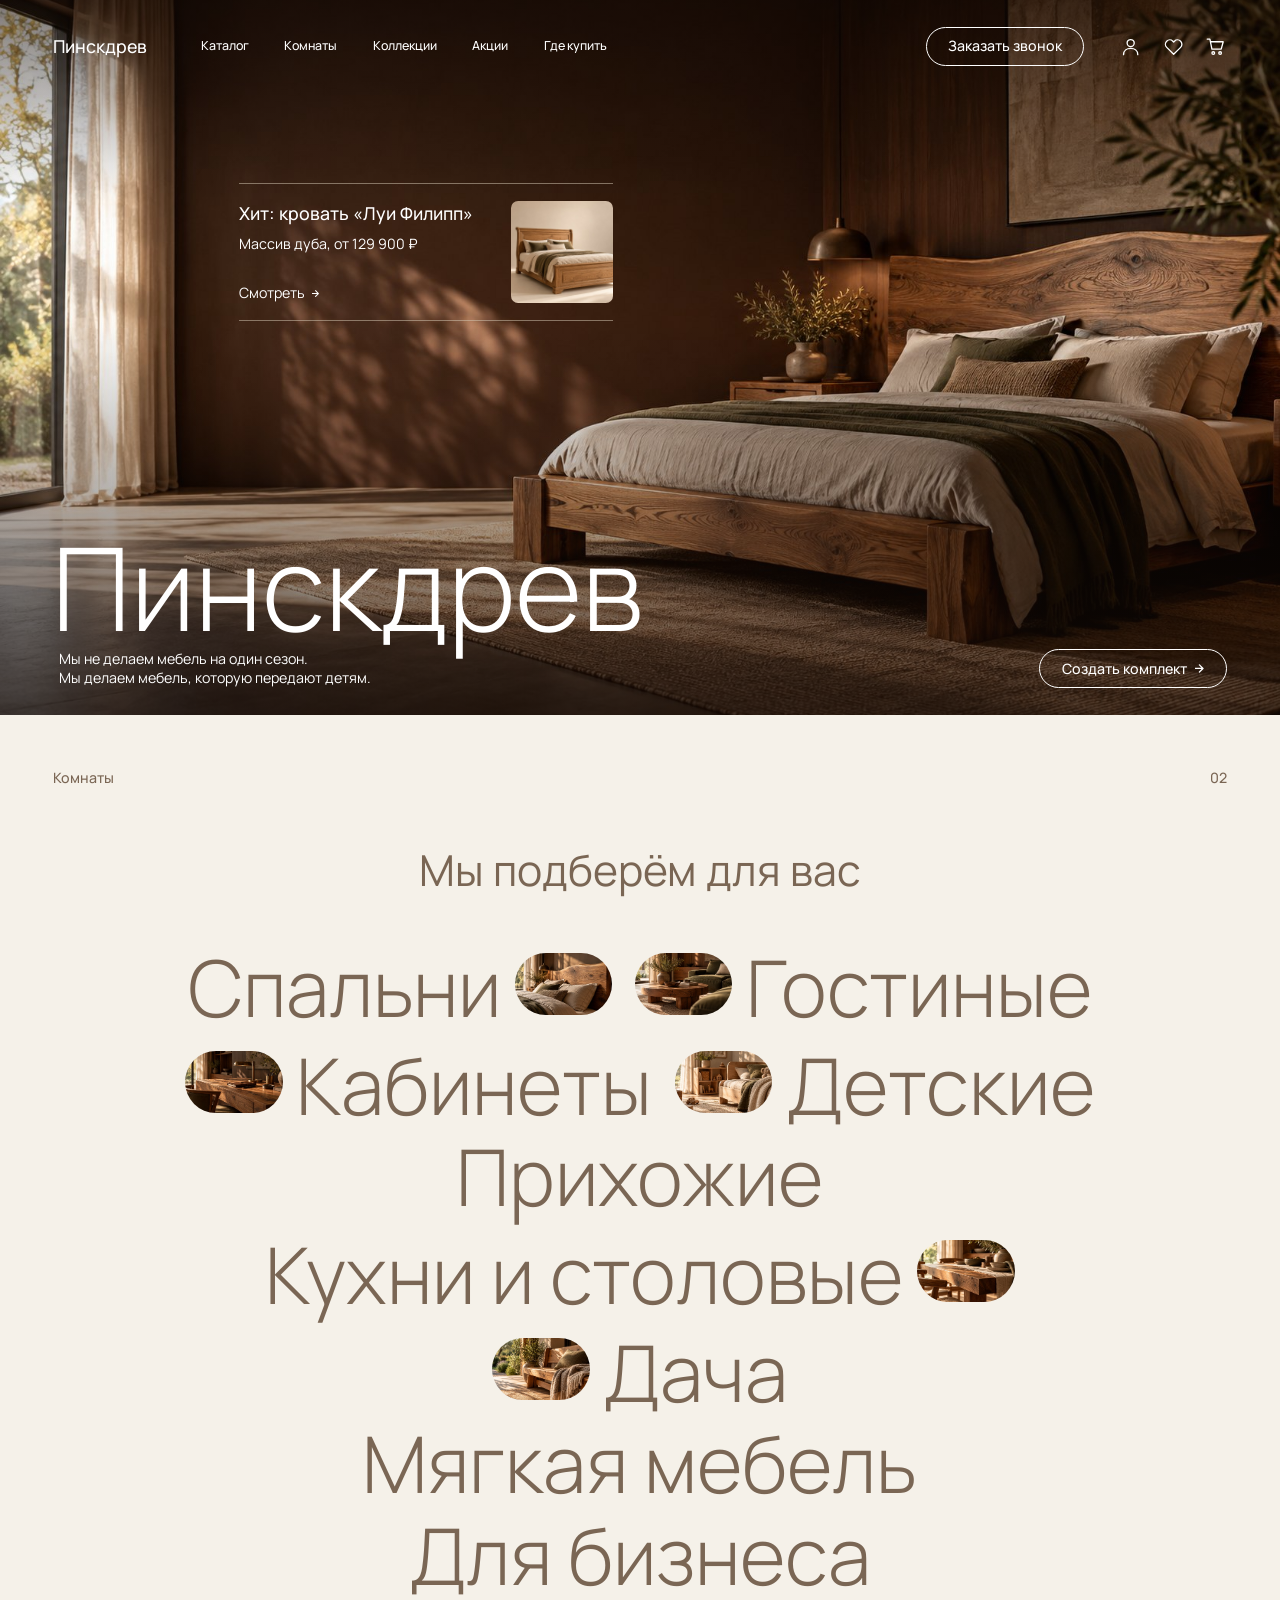
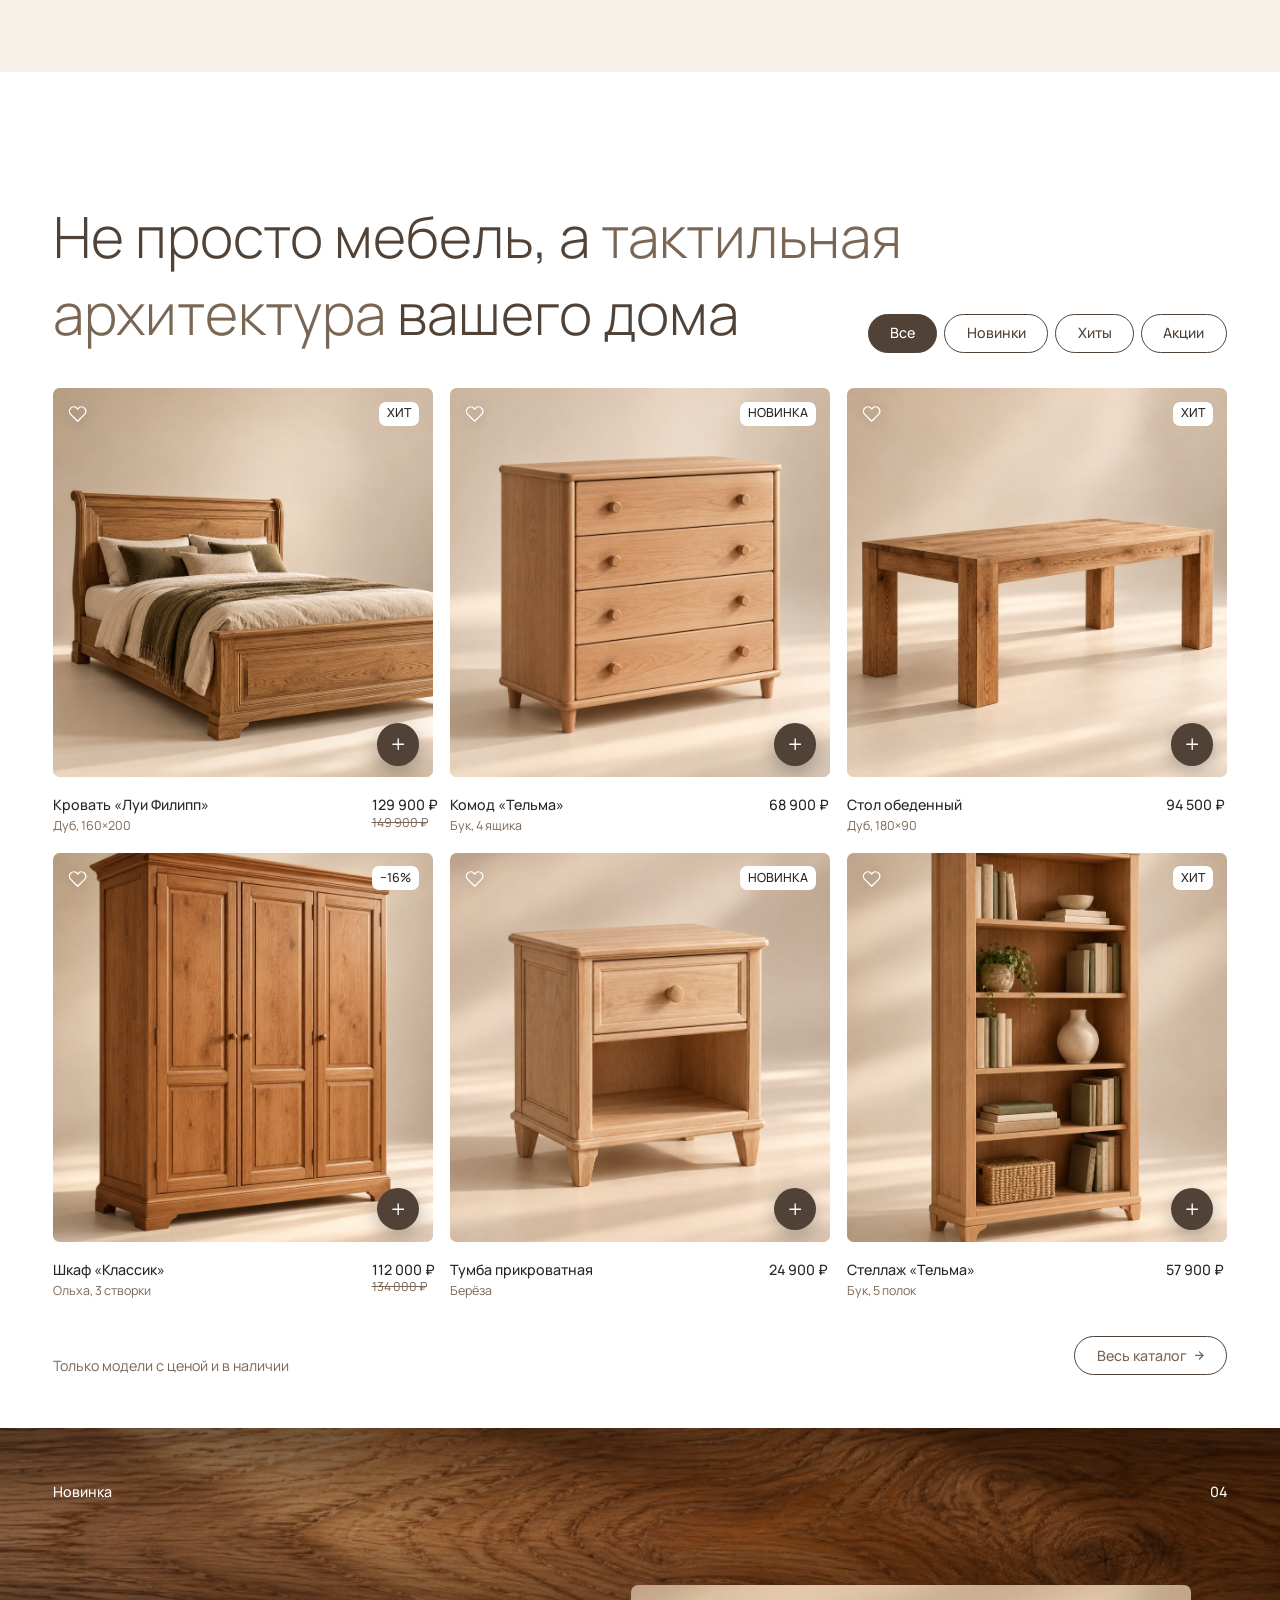
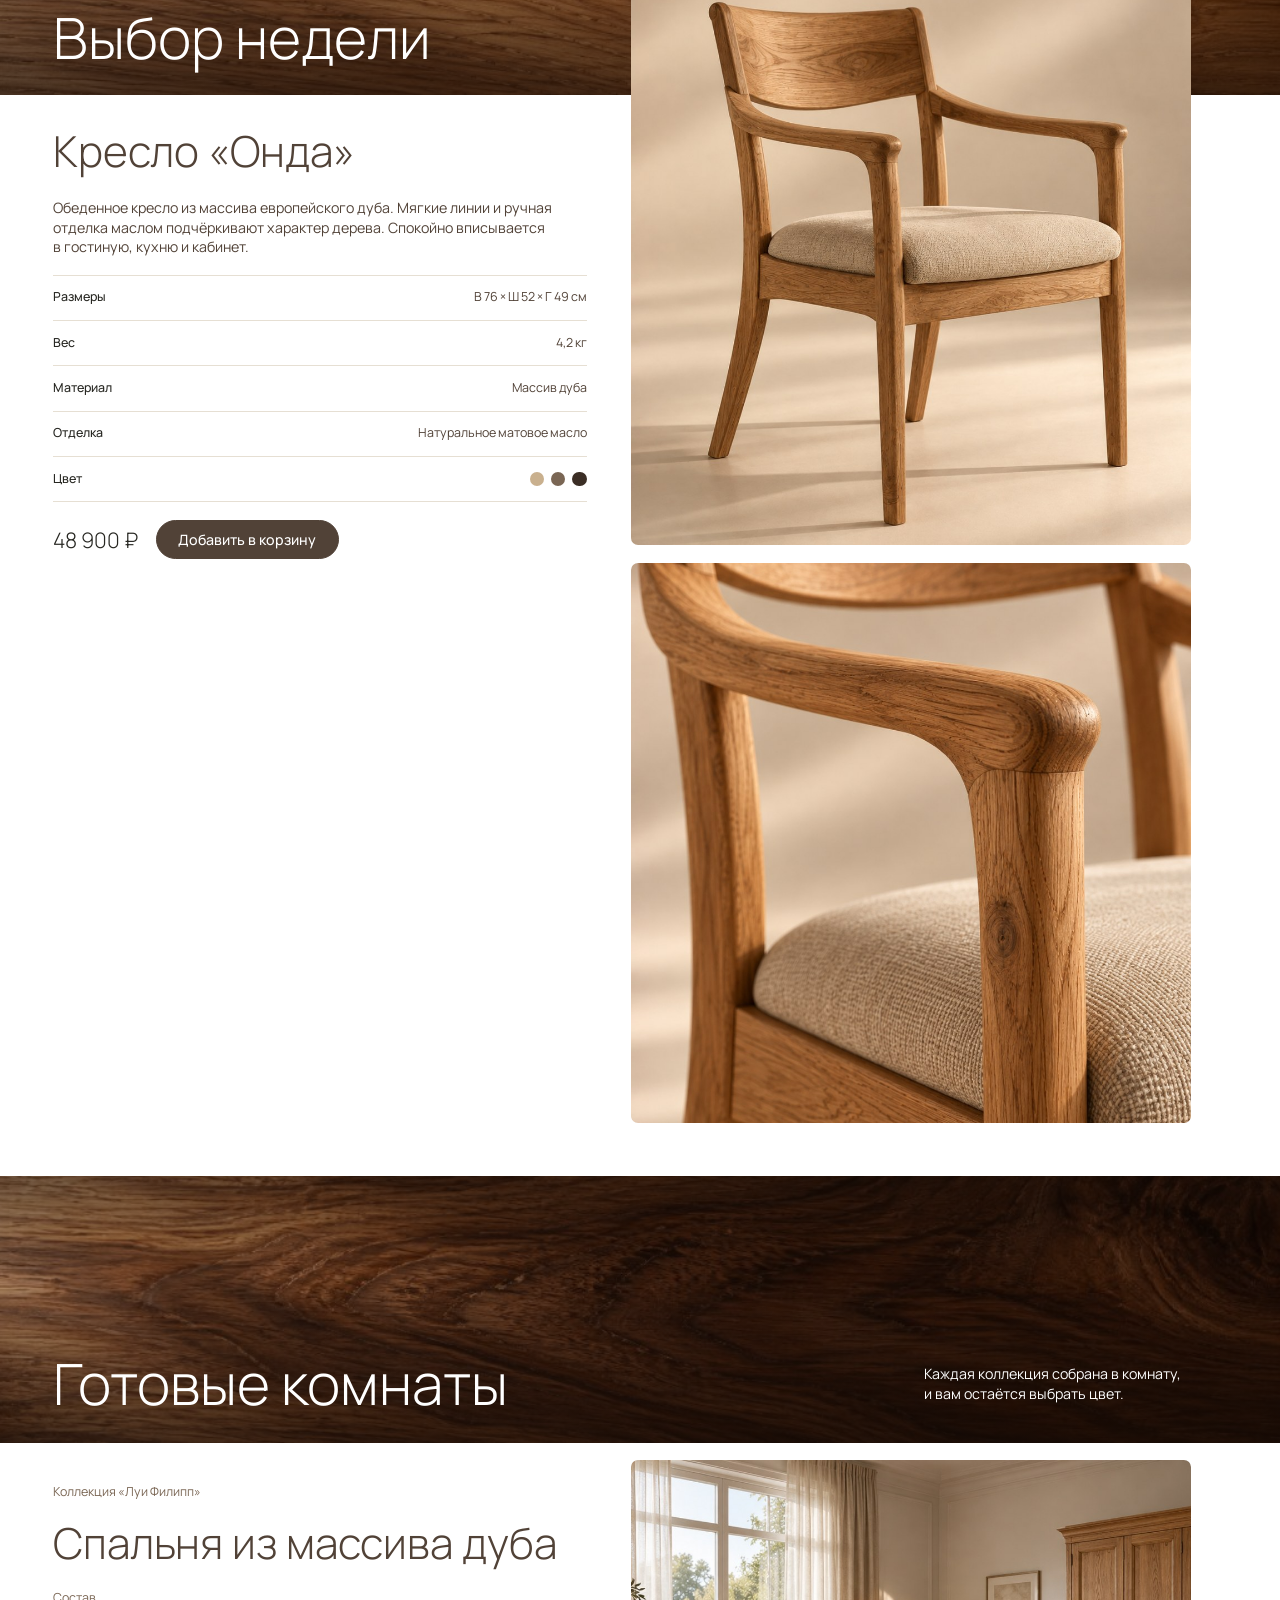
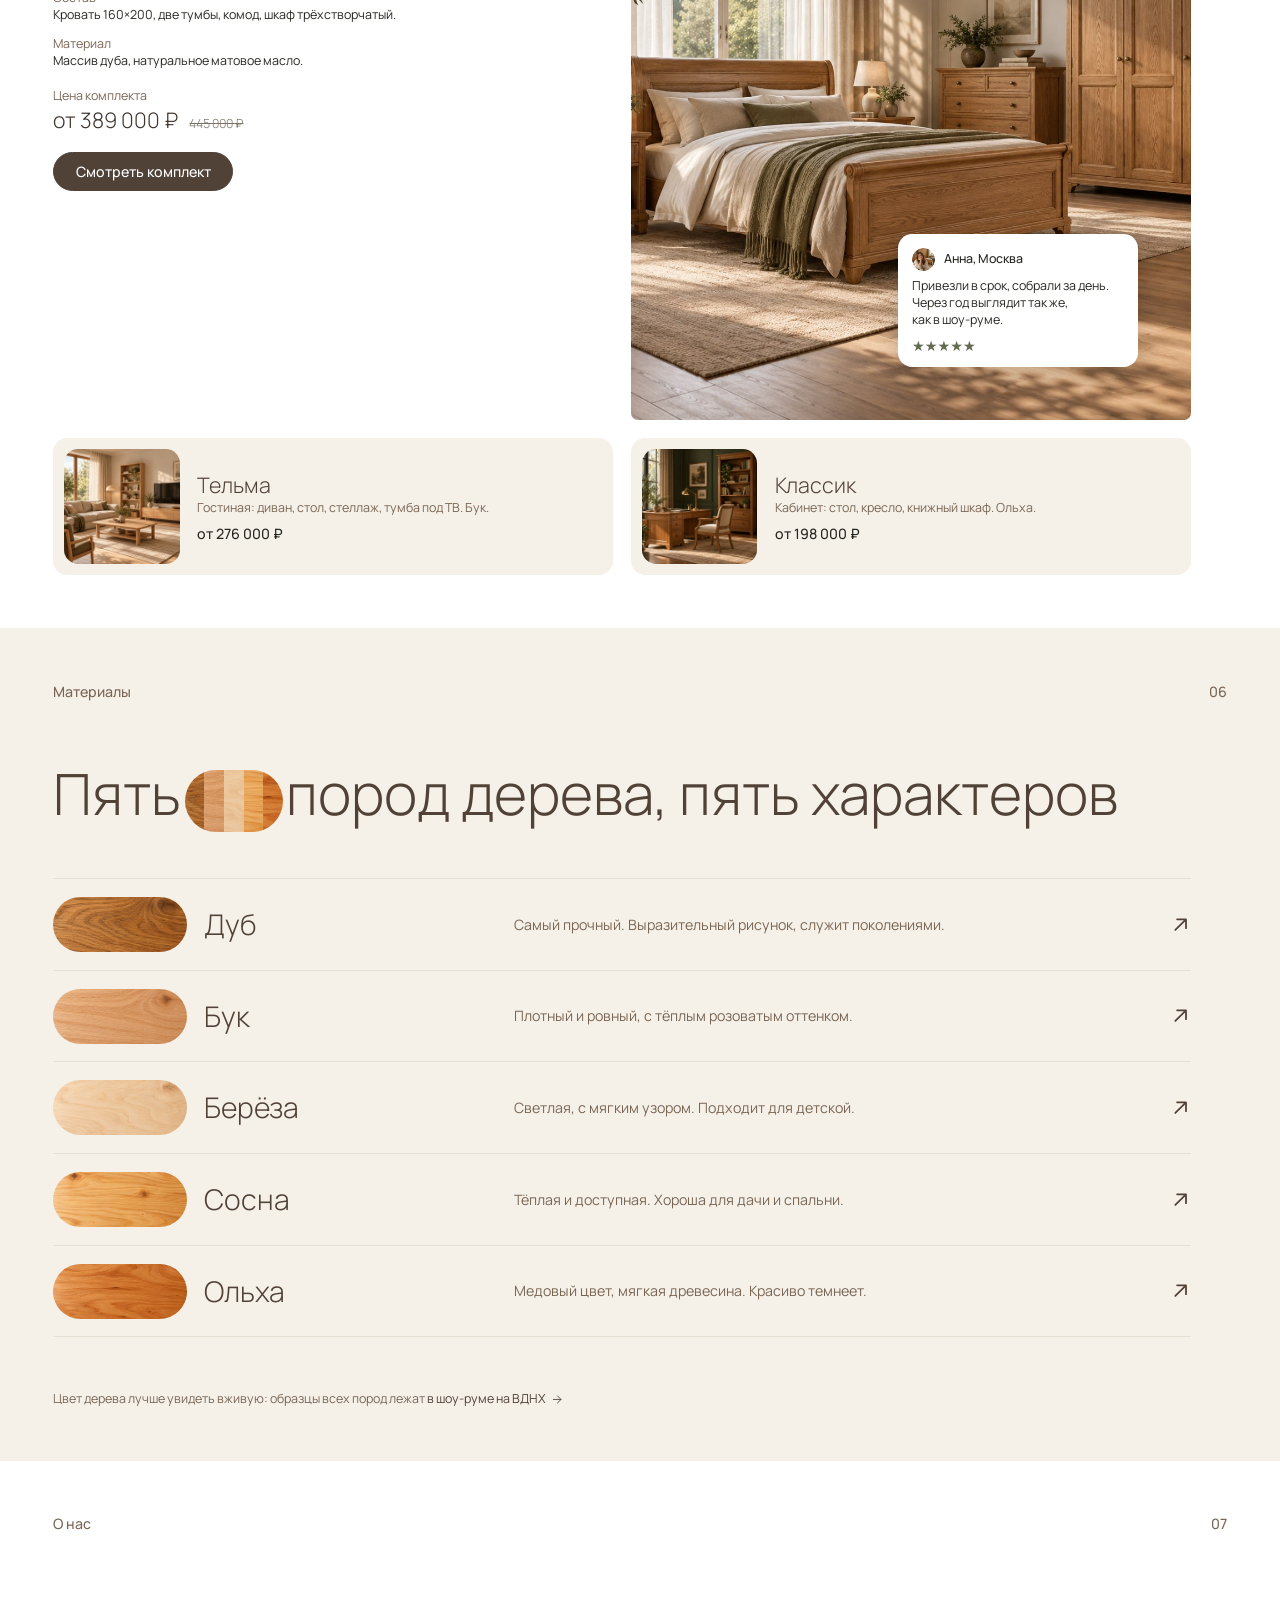
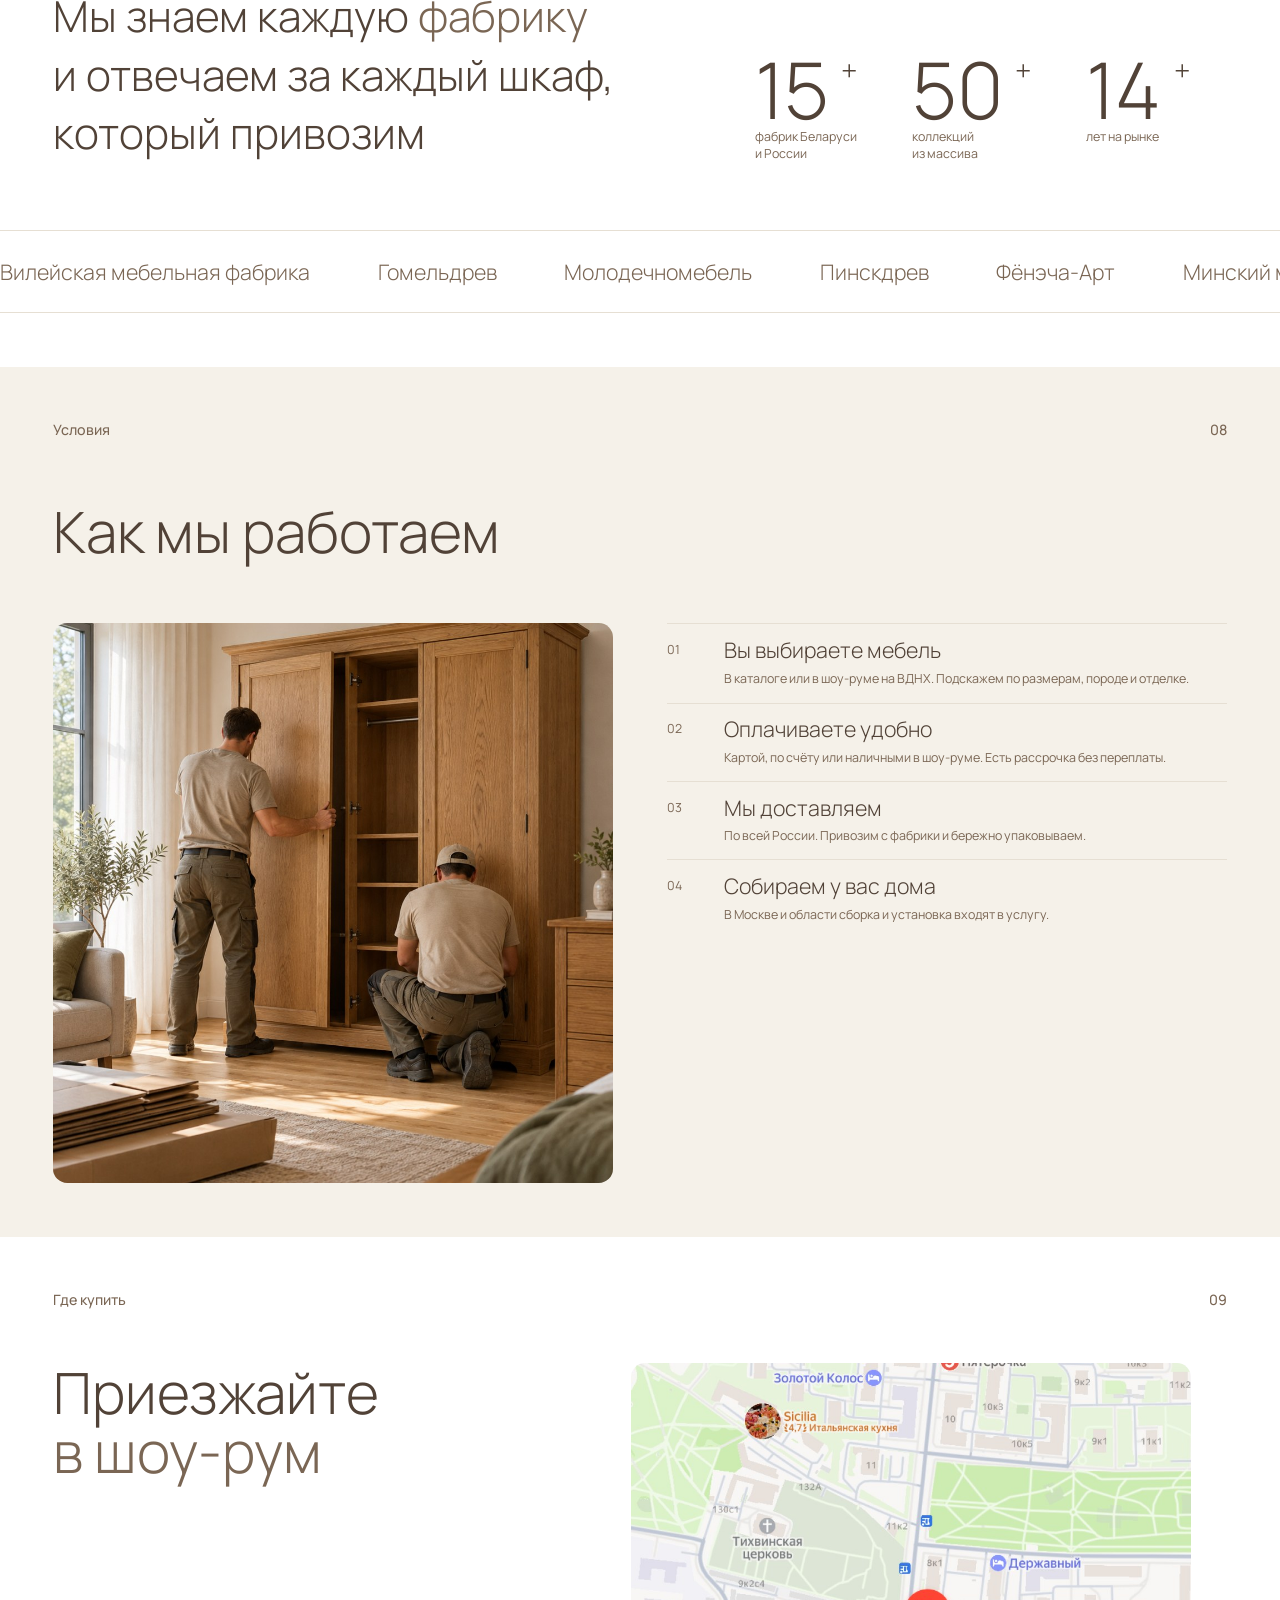
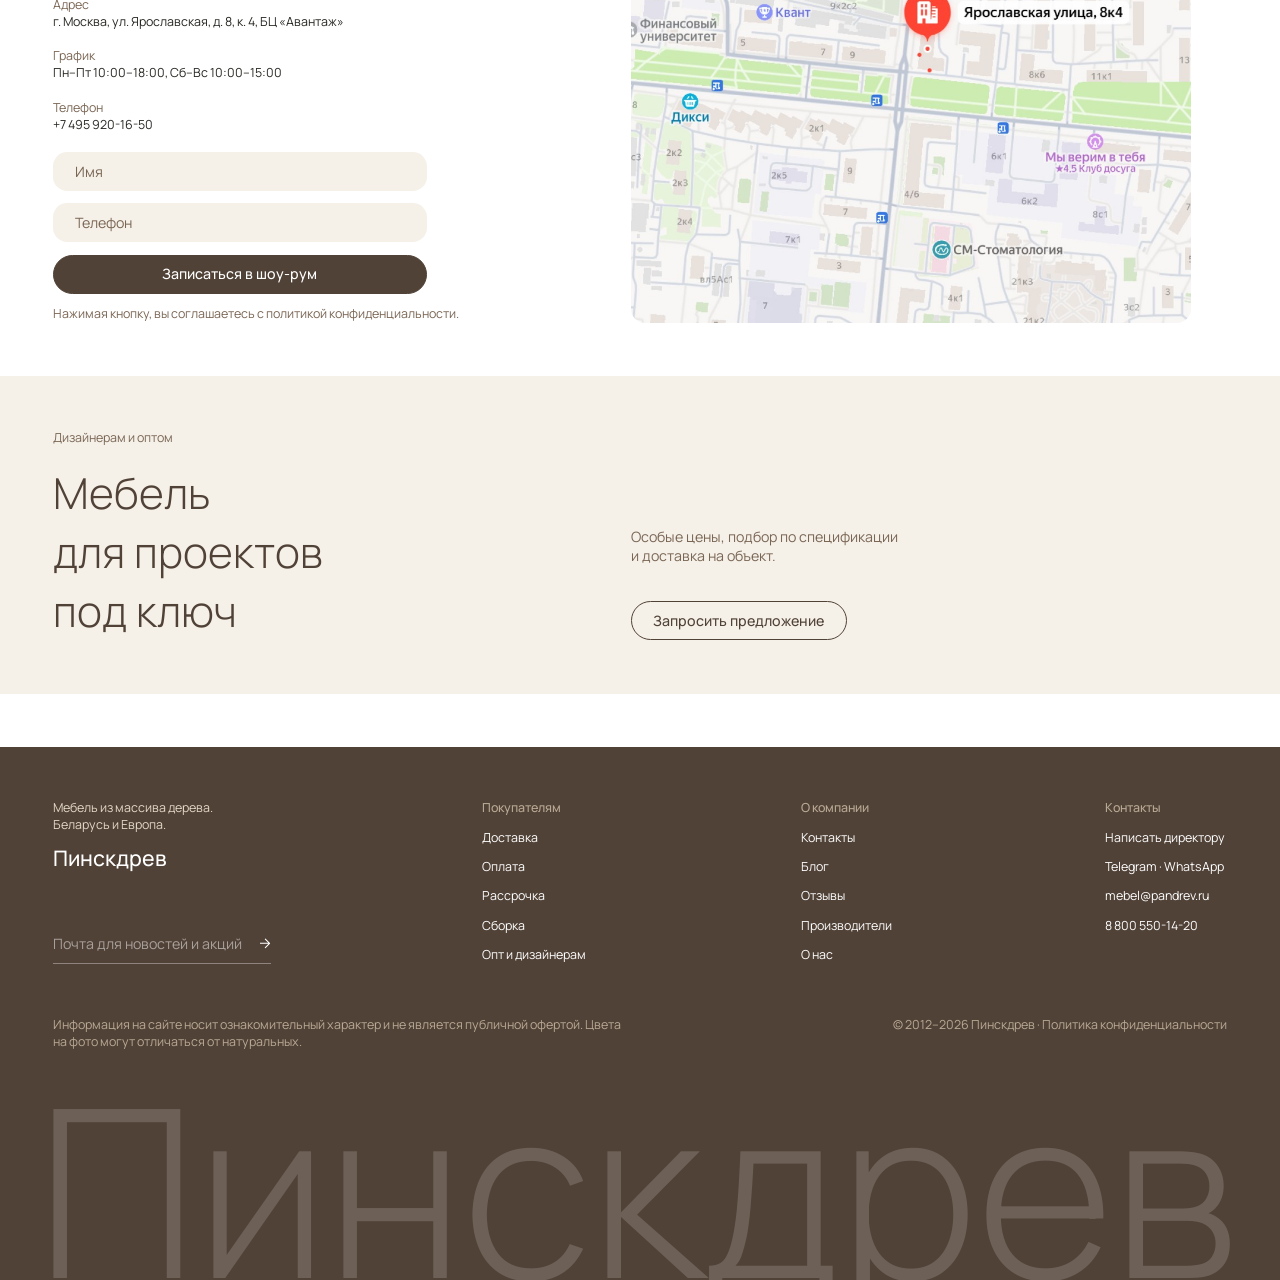
<file: index.html>
<!doctype html>
<html lang="ru"><head><meta charset="utf-8"><meta name="viewport" content="width=device-width,initial-scale=1">
<title>Пинскдрев — мебель из массива дерева</title>
<link rel="preconnect" href="https://fonts.googleapis.com"><link rel="preconnect" href="https://fonts.gstatic.com" crossorigin>
<link href="https://fonts.googleapis.com/css2?family=Manrope:wght@300;400;500&display=swap&subset=cyrillic" rel="stylesheet">
<link rel="icon" href="img/favicon.svg" type="image/svg+xml"><link rel="icon" href="favicon.ico" sizes="48x48"><link rel="apple-touch-icon" href="img/apple-touch-icon.png">
<link rel="stylesheet" href="css/site.css?v=20261019b">
<script>document.documentElement.classList.add('js');
/* макет рассчитан на 1440: на более узком окне все размеры масштабируются через --u */
(function(){var d=document.documentElement;function f(){var w=d.clientWidth;d.style.setProperty('--u',(w<1440?w/1440:1)+'px')}f();addEventListener('resize',f)})();</script>
</head><body class="home">

<svg width="0" height="0" style="position:absolute" aria-hidden="true"><defs>
<symbol id="i-user" viewBox="0 0 24 24"><circle cx="12" cy="8" r="4"/><path d="M4 21c0-4.4 3.6-7 8-7s8 2.6 8 7"/></symbol>
<symbol id="i-heart" viewBox="0 0 24 24"><path d="M12 20.5 4.2 12.8a4.9 4.9 0 0 1 6.9-7L12 6.7l.9-.9a4.9 4.9 0 0 1 6.9 7z"/></symbol>
<symbol id="i-cart" viewBox="0 0 24 24"><path d="M2.5 3.5h3l2.3 11.2h10.4l2.3-8.2H6.2"/><circle cx="9.3" cy="19.2" r="1.5"/><circle cx="17" cy="19.2" r="1.5"/></symbol>
<symbol id="i-arrow" viewBox="0 0 10 10"><path d="M0 5h9M5 1l4 4-4 4"/></symbol>
<symbol id="i-plus" viewBox="0 0 14 14"><path d="M7 1v12M1 7h12"/></symbol>
<symbol id="i-minus" viewBox="0 0 16 16"><path d="M3 8h10"/></symbol>
<symbol id="i-plus16" viewBox="0 0 16 16"><path d="M8 3v10M3 8h10"/></symbol>
<symbol id="i-check" viewBox="0 0 14 14"><path d="M2 7.5 5.5 11 12 3.5"/></symbol>
<symbol id="i-chev" viewBox="0 0 16 16"><path d="M3 6l5 5 5-5"/></symbol>
<symbol id="i-x" viewBox="0 0 24 24"><path d="M5 5l14 14M19 5 5 19"/></symbol>
<symbol id="i-x14" viewBox="0 0 14 14"><path d="M0 0 14 14M14 0 0 14"/></symbol>
<symbol id="i-ne" viewBox="0 0 24 24"><path d="M6 18 18 6M8 6h10v10"/></symbol>
</defs></svg><header class="hdr hdr--hero" id="hdr"><div class="w hdr__row">
  <div class="hdr__l"><a class="hdr__logo" href="index.html">Пинскдрев</a>
    <nav class="hdr__nav"><a href="catalog.html">Каталог</a><a href="index.html#rooms">Комнаты</a><a href="index.html#kits">Коллекции</a><a href="catalog.html?tab=sale">Акции</a><a href="index.html#shop">Где купить</a></nav></div>
  <div class="hdr__r"><a class="btn btn--line" href="index.html#shop">Заказать звонок</a>
    <div class="hdr__icons"><a href="#" aria-label="Профиль"><svg class="i"><use href="#i-user"/></svg></a><a href="catalog.html?tab=fav" aria-label="Избранное"><svg class="i"><use href="#i-heart"/></svg><span class="badge" id="favBadge">0</span></a><a href="cart.html" aria-label="Корзина"><svg class="i"><use href="#i-cart"/></svg><span class="badge" id="badge">0</span></a></div></div>
</div></header>
<div id="top"></div>
<main>
<section class="hero" id="hero"><div class="hero__bg"></div>
  <div class="w hero__in">
    <a class="hero__card" href="catalog.html?tab=hits"><div><h2>Хит: кровать «Луи Филипп»</h2><p>Массив дуба, от 129 900 ₽</p></div><span class="go">Смотреть <svg class="i i--r"><use href="#i-arrow"/></svg></span><img src="img/herocard.jpg" alt="Кровать «Луи Филипп»"></a>
    <div class="hero__bot"><div><h1 class="hero__title">Пинскдрев</h1><p class="hero__sub">Мы не делаем мебель на один сезон.<br>Мы делаем мебель, которую передают детям.</p></div>
      <a class="btn btn--white" href="index.html#kits">Создать комплект <svg class="i i--r"><use href="#i-arrow"/></svg></a></div>
  </div></section>

<section class="band rooms" id="rooms"><div class="w"><div class="sec-row rv"><span>Комнаты</span><span>02</span></div>
  <p class="rooms__lead rv">Мы подберём для вас</p>
  <div class="rlist rv"><div class="rlist__row"><a class="has-pill" href="catalog.html?tab=spalni"><span>Спальни</span><img class="pill" src="img/pill-spalni.jpg" alt=""></a><a class="has-pill" href="catalog.html?tab=gostinye"><img class="pill" src="img/pill-gostinye.jpg" alt=""><span>Гостиные</span></a></div>
<div class="rlist__row"><a class="has-pill" href="catalog.html?tab=kabinety"><img class="pill" src="img/pill-kabinety.jpg" alt=""><span>Кабинеты</span></a><a class="has-pill" href="catalog.html?tab=detskie"><img class="pill" src="img/pill-detskie.jpg" alt=""><span>Детские</span></a></div>
<div class="rlist__row"><a href="catalog.html?tab=prihozhie"><span>Прихожие</span></a></div>
<div class="rlist__row"><a class="has-pill" href="catalog.html?tab=kuhni"><span>Кухни и столовые</span><img class="pill" src="img/pill-kuhni.jpg" alt=""></a></div>
<div class="rlist__row"><a class="has-pill" href="catalog.html?tab=dacha"><img class="pill" src="img/pill-dacha.jpg" alt=""><span>Дача</span></a></div>
<div class="rlist__row"><a href="catalog.html?tab=myagkaya"><span>Мягкая мебель</span></a></div>
<div class="rlist__row"><a href="catalog.html?tab=biznes"><span>Для бизнеса</span></a></div></div></div></section>

<section class="cat" id="catalog"><div class="w"><div class="sec-row rv"><span>Каталог</span><span>03</span></div>
  <div class="cat__head rv"><h2 class="h64">Не просто мебель, а <em>тактильная архитектура</em> вашего дома</h2>
    <div class="tabs" role="tablist" id="homeTabs"><button class="tab" role="tab" aria-selected="true" data-f="all">Все</button><button class="tab" role="tab" aria-selected="false" data-f="new">Новинки</button><button class="tab" role="tab" aria-selected="false" data-f="hit">Хиты</button><button class="tab" role="tab" aria-selected="false" data-f="sale">Акции</button></div></div>
  <div class="grid3 home-grid" id="homeGrid"></div>
  <div class="cat__foot rv"><p>Только модели с ценой и в наличии</p><a class="btn btn--line btn--brown" href="catalog.html">Весь каталог <svg class="i i--r"><use href="#i-arrow"/></svg></a></div>
</div></section>

<section class="fsec fsec--week" id="week"><div class="fsec__band" style="background-image:url(img/band-week.jpg)"></div>
  <div class="w"><div class="sec-row rv"><span>Новинка</span><span>04</span></div>
    <h2 class="fsec__title rv">Выбор недели</h2>
    <div class="week__l rv"><h3>Кресло «Онда»</h3>
      <p>Обеденное кресло из массива европейского дуба. Мягкие линии и ручная отделка маслом подчёркивают характер дерева. Спокойно вписывается в гостиную, кухню и кабинет.</p>
      <div class="spec"><div class="spec__r"><b>Размеры</b><span>В 76 × Ш 52 × Г 49 см</span></div><div class="spec__r"><b>Вес</b><span>4,2 кг</span></div><div class="spec__r"><b>Материал</b><span>Массив дуба</span></div><div class="spec__r"><b>Отделка</b><span>Натуральное матовое масло</span></div><div class="spec__r"><b>Цвет</b><div class="dots"><i style="background:#c9b08e"></i><i style="background:#7a6654"></i><i style="background:#3b2e25"></i></div></div></div>
      <div class="buy"><strong>48 900 ₽</strong><button class="btn btn--fill" data-add="chair">Добавить в корзину</button></div></div>
    <div class="week__r"><div class="ph-img rv"><img src="img/chair-1.jpg" alt="Кресло «Онда»"></div><div class="ph-img rv d1"><img src="img/chair-2.jpg" alt="Кресло «Онда», деталь"></div></div>
  </div></section>

<section class="fsec fsec--kits" id="kits"><div class="fsec__band" style="background-image:url(img/band-kits.jpg)"></div>
  <div class="w"><div class="sec-row rv"><span>Комплекты</span><span>05</span></div>
    <div class="kits__title rv"><h2>Готовые комнаты</h2><p>Каждая коллекция собрана в комнату, и вам остаётся выбрать цвет.</p></div>
    <div class="kits__l rv"><small>Коллекция «Луи Филипп»</small><h3>Спальня из массива дуба</h3>
      <dl><div><dt>Состав</dt><dd>Кровать 160×200, две тумбы, комод, шкаф трёхстворчатый.</dd></div><div><dt>Материал</dt><dd>Массив дуба, натуральное матовое масло.</dd></div></dl>
      <div class="kits__price"><small class="kits__cap">Цена комплекта</small><b>от 389 000 ₽ <s>445 000 ₽</s></b></div>
      <a class="btn btn--fill" href="catalog.html?tab=spalni">Смотреть комплект</a></div>
    <div class="kits__photo ph-img rv d1"><img src="img/kits-big.jpg" alt="Спальня «Луи Филипп»">
      <div class="review"><div class="review__h"><i></i>Анна, Москва</div><p>Привезли в срок, собрали за день. Через год выглядит так же, как в шоу-руме.</p><span class="st">★★★★★</span></div></div>
    <div class="kits__row rv"><a class="kit" href="catalog.html?tab=gostinye"><div class="kit__img"><img src="img/kit-telma.jpg" alt=""></div><div><h4>Тельма</h4><p>Гостиная: диван, стол, стеллаж, тумба под ТВ. Бук.</p><b>от 276 000 ₽</b></div></a>
      <a class="kit" href="catalog.html?tab=kabinety"><div class="kit__img"><img src="img/kit-classic.jpg" alt=""></div><div><h4>Классик</h4><p>Кабинет: стол, кресло, книжный шкаф. Ольха.</p><b>от 198 000 ₽</b></div></a></div>
  </div></section>

<section class="band mat" id="materials"><div class="w"><div class="sec-row rv"><span>Материалы</span><span>06</span></div>
  <h2 class="mat__title rv"><span>Пять </span><span class="pill pill--stripes" aria-hidden="true" style="display:flex;overflow:hidden;flex:none;width:calc(110*var(--u));height:calc(70*var(--u))"><i style="flex:1;background:url(img/mat-oak.jpg) center/cover"></i><i style="flex:1;background:url(img/mat-beech.jpg) center/cover"></i><i style="flex:1;background:url(img/mat-birch.jpg) center/cover"></i><i style="flex:1;background:url(img/mat-pine.jpg) center/cover"></i><i style="flex:1;background:url(img/mat-alder.jpg) center/cover"></i></span><span>пород дерева, пять характеров</span></h2>
  <div class="mlist"><a class="mrow rv" href="catalog.html?wood=oak"><div class="mrow__l"><img src="img/mat-oak.jpg" alt=""><h3>Дуб</h3></div><p>Самый прочный. Выразительный рисунок, служит поколениями.</p><svg class="i i--d"><use href="#i-ne"/></svg></a>
<a class="mrow rv" href="catalog.html?wood=beech"><div class="mrow__l"><img src="img/mat-beech.jpg" alt=""><h3>Бук</h3></div><p>Плотный и ровный, с тёплым розоватым оттенком.</p><svg class="i i--d"><use href="#i-ne"/></svg></a>
<a class="mrow rv" href="catalog.html?wood=birch"><div class="mrow__l"><img src="img/mat-birch.jpg" alt=""><h3>Берёза</h3></div><p>Светлая, с мягким узором. Подходит для детской.</p><svg class="i i--d"><use href="#i-ne"/></svg></a>
<a class="mrow rv" href="catalog.html?wood=pine"><div class="mrow__l"><img src="img/mat-pine.jpg" alt=""><h3>Сосна</h3></div><p>Тёплая и доступная. Хороша для дачи и спальни.</p><svg class="i i--d"><use href="#i-ne"/></svg></a>
<a class="mrow rv" href="catalog.html?wood=alder"><div class="mrow__l"><img src="img/mat-alder.jpg" alt=""><h3>Ольха</h3></div><p>Медовый цвет, мягкая древесина. Красиво темнеет.</p><svg class="i i--d"><use href="#i-ne"/></svg></a></div>
  <p class="mat__note rv">Цвет дерева лучше увидеть вживую: образцы всех пород лежат <a href="#shop">в шоу-руме на ВДНХ <svg class="i i--r"><use href="#i-arrow"/></svg></a></p>
</div></section>

<section class="about" id="about"><div class="w"><div class="sec-row rv"><span>О нас</span><span>07</span></div>
  <div class="about__top rv"><h2>Мы знаем каждую <em>фабрику</em><br>и отвечаем за каждый шкаф,<br>который привозим</h2>
    <div class="stats"><div class="stat"><div class="stat__n"><span data-n="15">15</span><sup>+</sup></div><p>фабрик Беларуси<br>и России</p></div><div class="stat"><div class="stat__n"><span data-n="50">50</span><sup>+</sup></div><p>коллекций<br>из массива</p></div><div class="stat"><div class="stat__n"><span data-n="14">14</span><sup>+</sup></div><p>лет на рынке</p></div></div></div>
</div>
<div class="marq"><div class="marq__row"><span>Вилейская мебельная фабрика</span><span>Гомельдрев</span><span>Молодечномебель</span><span>Пинскдрев</span><span>Фёнэча-Арт</span><span>Минский мебельный центр</span><span>Szynaka Meble</span><span>Пандрев</span><span>Вилейская мебельная фабрика</span><span>Гомельдрев</span><span>Молодечномебель</span><span>Пинскдрев</span><span>Фёнэча-Арт</span><span>Минский мебельный центр</span><span>Szynaka Meble</span><span>Пандрев</span></div></div></section>

<section class="band proc" id="how"><div class="w"><div class="sec-row rv"><span>Условия</span><span>08</span></div>
  <h2 class="h64 rv">Как мы работаем</h2>
  <div class="proc__body"><div class="proc__photo ph-img rv"><img src="img/process.jpg" alt=""></div><div class="steps"><div class="step rv"><i>01</i><div><h3>Вы выбираете мебель</h3><p>В каталоге или в шоу-руме на ВДНХ. Подскажем по размерам, породе и отделке.</p></div></div>
<div class="step rv"><i>02</i><div><h3>Оплачиваете удобно</h3><p>Картой, по счёту или наличными в шоу-руме. Есть рассрочка без переплаты.</p></div></div>
<div class="step rv"><i>03</i><div><h3>Мы доставляем</h3><p>По всей России. Привозим с фабрики и бережно упаковываем.</p></div></div>
<div class="step rv"><i>04</i><div><h3>Собираем у вас дома</h3><p>В Москве и области сборка и установка входят в услугу.</p></div></div></div></div></div></section>

<section class="shop" id="shop"><div class="w"><div class="sec-row rv"><span>Где купить</span><span>09</span></div>
  <div class="shop__body"><div class="shop__l rv"><h2>Приезжайте <em>в шоу-рум</em></h2>
    <div><dl class="shop__info"><div><dt>Адрес</dt><dd>г. Москва, ул. Ярославская, д. 8, к. 4, БЦ «Авантаж»</dd></div><div><dt>График</dt><dd>Пн–Пт 10:00–18:00, Сб–Вс 10:00–15:00</dd></div><div><dt>Телефон</dt><dd>+7 495 920-16-50</dd></div></dl>
      <form class="form" id="visit"><input placeholder="Имя" aria-label="Имя"><input type="tel" placeholder="Телефон" aria-label="Телефон"><button class="btn btn--fill btn--full" type="submit">Записаться в шоу-рум</button><small>Нажимая кнопку, вы соглашаетесь с политикой конфиденциальности.</small></form></div></div>
    <div class="shop__map ph-img rv d1"><img src="img/showroom.jpg" alt="Шоу-рум на ВДНХ"></div></div></div></section>

<section class="band pro" id="pro"><div class="w"><div class="pro__l rv"><small>Дизайнерам и оптом</small><h2>Мебель для проектов под ключ</h2></div>
  <div class="pro__r rv"><p>Особые цены, подбор по спецификации и доставка на объект.</p><a class="btn btn--line" href="#">Запросить предложение</a></div></div></section>
</main>
<footer class="ftr" id="footer"><div class="w">
  <div class="ftr__cols">
    <div class="ftr__about"><p>Мебель из массива дерева. Беларусь и Европа.</p><b>Пинскдрев</b>
      <form class="ftr__form" onsubmit="return false"><input type="email" placeholder="Почта для новостей и акций" aria-label="Почта"><button aria-label="Подписаться"><svg class="i i--r"><use href="#i-arrow"/></svg></button></form></div>
    <div><h4>Покупателям</h4><ul><li><a href="#">Доставка</a></li><li><a href="#">Оплата</a></li><li><a href="#">Рассрочка</a></li><li><a href="#">Сборка</a></li><li><a href="#">Опт и дизайнерам</a></li></ul></div>
    <div><h4>О компании</h4><ul><li><a href="#">Контакты</a></li><li><a href="#">Блог</a></li><li><a href="#">Отзывы</a></li><li><a href="#">Производители</a></li><li><a href="index.html#about">О нас</a></li></ul></div>
    <div><h4>Контакты</h4><ul><li><a href="#">Написать директору</a></li><li><a href="#">Telegram · WhatsApp</a></li><li><a href="mailto:mebel@pandrev.ru">mebel@pandrev.ru</a></li><li><a href="tel:88005501420">8 800 550-14-20</a></li></ul></div>
  </div>
  <div class="ftr__legal"><p>Информация на сайте носит ознакомительный характер и не является публичной офертой. Цвета на фото могут отличаться от натуральных.</p><p>© 2012–2026 Пинскдрев · Политика конфиденциальности</p></div>
</div><div class="bigword" aria-hidden="true">Пинскдрев</div></footer>
<div class="mini" id="mini" aria-hidden="true"><div class="mini__scrim" data-close></div>
<aside class="mini__panel" role="dialog" aria-label="Товар добавлен в корзину">
  <button class="mini__x" data-close aria-label="Закрыть"><svg class="i"><use href="#i-x14"/></svg></button>
  <h3>Товар добавлен в корзину</h3>
  <div class="mini__item" id="miniItem"></div>
  <div class="mini__tot"><span id="miniCount">В корзине 1 товар</span><b id="miniSum">0 ₽</b></div>
  <div class="mini__btns"><a class="btn btn--fill btn--full" href="cart.html">Перейти в корзину</a><button class="btn btn--line btn--full" data-close>Продолжить покупки</button></div>
  <p class="mini__note">Сборку и доставку можно выбрать в корзине.</p>
</aside></div>
<script src="js/site.js"></script>
</body></html>
</file>
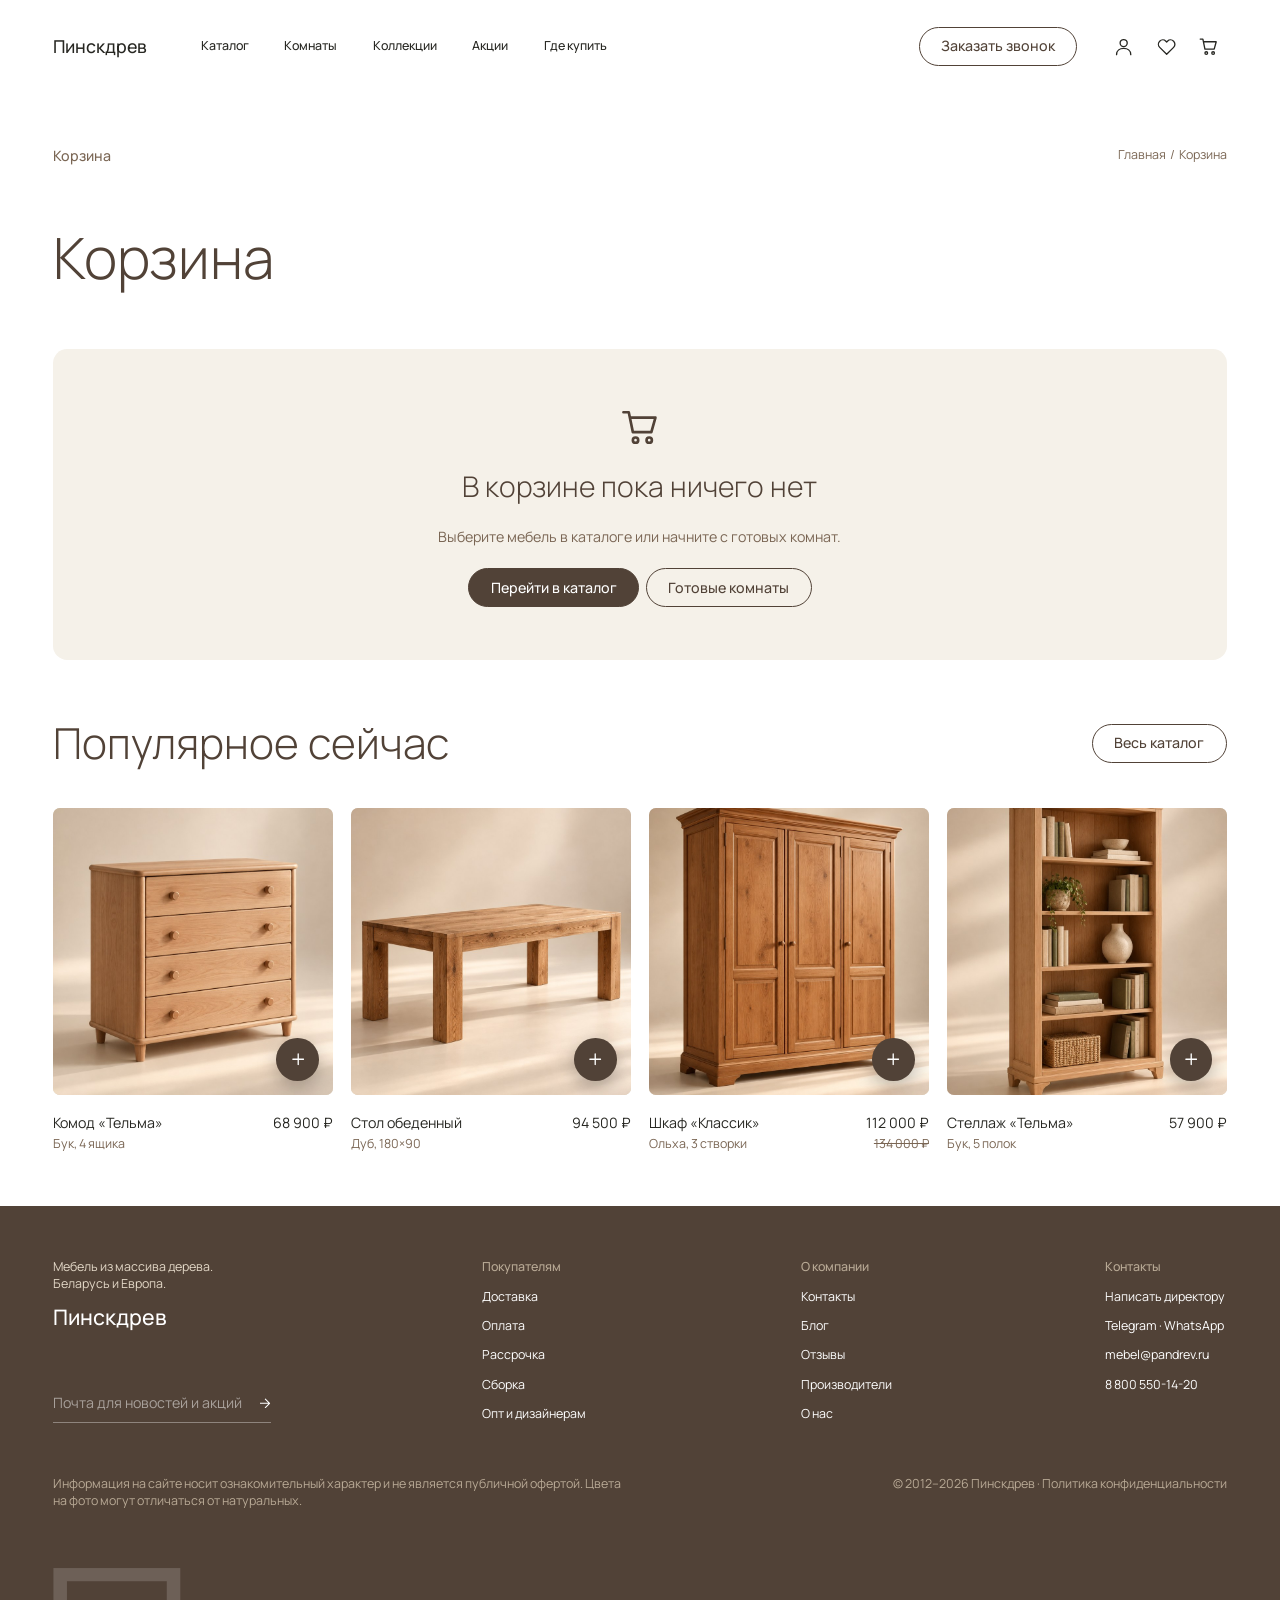
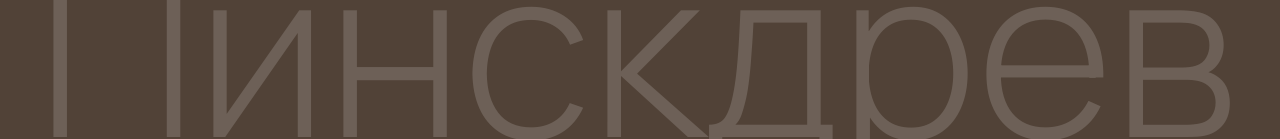
<file: cart.html>
<!doctype html>
<html lang="ru"><head><meta charset="utf-8"><meta name="viewport" content="width=device-width,initial-scale=1">
<title>Корзина — Пинскдрев</title>
<link rel="preconnect" href="https://fonts.googleapis.com"><link rel="preconnect" href="https://fonts.gstatic.com" crossorigin>
<link href="https://fonts.googleapis.com/css2?family=Manrope:wght@300;400;500&display=swap&subset=cyrillic" rel="stylesheet">
<link rel="icon" href="img/favicon.svg" type="image/svg+xml"><link rel="icon" href="favicon.ico" sizes="48x48"><link rel="apple-touch-icon" href="img/apple-touch-icon.png">
<link rel="stylesheet" href="css/site.css?v=20261019b">
<script>document.documentElement.classList.add('js');
/* макет рассчитан на 1440: на более узком окне все размеры масштабируются через --u */
(function(){var d=document.documentElement;function f(){var w=d.clientWidth;d.style.setProperty('--u',(w<1440?w/1440:1)+'px')}f();addEventListener('resize',f)})();</script>
</head><body class="inner cart-page">

<svg width="0" height="0" style="position:absolute" aria-hidden="true"><defs>
<symbol id="i-user" viewBox="0 0 24 24"><circle cx="12" cy="8" r="4"/><path d="M4 21c0-4.4 3.6-7 8-7s8 2.6 8 7"/></symbol>
<symbol id="i-heart" viewBox="0 0 24 24"><path d="M12 20.5 4.2 12.8a4.9 4.9 0 0 1 6.9-7L12 6.7l.9-.9a4.9 4.9 0 0 1 6.9 7z"/></symbol>
<symbol id="i-cart" viewBox="0 0 24 24"><path d="M2.5 3.5h3l2.3 11.2h10.4l2.3-8.2H6.2"/><circle cx="9.3" cy="19.2" r="1.5"/><circle cx="17" cy="19.2" r="1.5"/></symbol>
<symbol id="i-arrow" viewBox="0 0 10 10"><path d="M0 5h9M5 1l4 4-4 4"/></symbol>
<symbol id="i-plus" viewBox="0 0 14 14"><path d="M7 1v12M1 7h12"/></symbol>
<symbol id="i-minus" viewBox="0 0 16 16"><path d="M3 8h10"/></symbol>
<symbol id="i-plus16" viewBox="0 0 16 16"><path d="M8 3v10M3 8h10"/></symbol>
<symbol id="i-check" viewBox="0 0 14 14"><path d="M2 7.5 5.5 11 12 3.5"/></symbol>
<symbol id="i-chev" viewBox="0 0 16 16"><path d="M3 6l5 5 5-5"/></symbol>
<symbol id="i-x" viewBox="0 0 24 24"><path d="M5 5l14 14M19 5 5 19"/></symbol>
<symbol id="i-x14" viewBox="0 0 14 14"><path d="M0 0 14 14M14 0 0 14"/></symbol>
<symbol id="i-ne" viewBox="0 0 24 24"><path d="M6 18 18 6M8 6h10v10"/></symbol>
</defs></svg><header class="hdr" id="hdr"><div class="w hdr__row">
  <div class="hdr__l"><a class="hdr__logo" href="index.html">Пинскдрев</a>
    <nav class="hdr__nav"><a href="catalog.html">Каталог</a><a href="index.html#rooms">Комнаты</a><a href="index.html#kits">Коллекции</a><a href="catalog.html?tab=sale">Акции</a><a href="index.html#shop">Где купить</a></nav></div>
  <div class="hdr__r"><a class="btn btn--line" href="index.html#shop">Заказать звонок</a>
    <div class="hdr__icons"><a href="#" aria-label="Профиль"><svg class="i"><use href="#i-user"/></svg></a><a href="catalog.html?tab=fav" aria-label="Избранное"><svg class="i"><use href="#i-heart"/></svg><span class="badge" id="favBadge">0</span></a><a href="cart.html" aria-label="Корзина"><svg class="i"><use href="#i-cart"/></svg><span class="badge" id="badge">0</span></a></div></div>
</div></header>
<main id="cartPage">
<section><div class="w"><div class="sec-row"><span>Корзина</span><span class="crumbs"><a href="index.html">Главная</a>  /  Корзина</span></div>
  <div class="cart__title"><h1 class="h64">Корзина</h1><span class="cart__count" id="ccount">0 товаров</span></div>
  <div class="cempty" id="cempty"><div class="cempty__ic"><svg class="i"><use href="#i-cart"/></svg></div><h2>В корзине пока ничего нет</h2><p>Выберите мебель в каталоге или начните с готовых комнат.</p><div class="cempty__b"><a class="btn btn--fill" href="catalog.html">Перейти в каталог</a><a class="btn btn--line" href="index.html#kits">Готовые комнаты</a></div></div>
  <div class="cart__body"><div class="clist" id="clist"></div>
    <aside class="cright"><div class="sum"><h3>Ваш заказ</h3>
      <div class="sum__rows"><div class="sum__r"><span class="mut" id="sGoodsL">Товары</span><b id="sGoods">0 ₽</b></div><div class="sum__r"><span class="mut">Сборка</span><b id="sAsm">0 ₽</b></div><div class="sum__r"><span class="mut">Доставка</span><span class="mut">рассчитаем по адресу</span></div></div><hr>
      <div class="sum__t"><small>Итого</small><b id="sTot">0 ₽</b></div>
      <div class="promo"><input placeholder="Промокод" aria-label="Промокод"><button>Применить</button></div>
      <button class="btn btn--fill btn--full" id="checkout">Оформить заказ</button>
      <p class="sum__n">Оплата картой на сайте или при получении. Рассрочка 0% на 12 месяцев на заказы от 30 000 ₽.</p></div>
      <ul class="info"><li><b>Доставка по России</b><small>От 3 дней. Подъём на этаж и вынос упаковки по договорённости.</small></li><li><b>Сборка мастером</b><small>1–2 дня после доставки. Гарантия на сборку 1 год.</small></li><li><b>Гарантия 5 лет</b><small>На каркас и фурнитуру, замена деталей без споров.</small></li></ul></aside></div>
</div></section>
<section class="cross"><div class="w"><div class="cross__h"><h2 class="h48" id="xtitle">С этим покупают</h2><a class="btn btn--line" href="catalog.html">Весь каталог</a></div>
  <div class="grid4" id="xgrid"></div></div></section>
</main>
<footer class="ftr" id="footer"><div class="w">
  <div class="ftr__cols">
    <div class="ftr__about"><p>Мебель из массива дерева. Беларусь и Европа.</p><b>Пинскдрев</b>
      <form class="ftr__form" onsubmit="return false"><input type="email" placeholder="Почта для новостей и акций" aria-label="Почта"><button aria-label="Подписаться"><svg class="i i--r"><use href="#i-arrow"/></svg></button></form></div>
    <div><h4>Покупателям</h4><ul><li><a href="#">Доставка</a></li><li><a href="#">Оплата</a></li><li><a href="#">Рассрочка</a></li><li><a href="#">Сборка</a></li><li><a href="#">Опт и дизайнерам</a></li></ul></div>
    <div><h4>О компании</h4><ul><li><a href="#">Контакты</a></li><li><a href="#">Блог</a></li><li><a href="#">Отзывы</a></li><li><a href="#">Производители</a></li><li><a href="index.html#about">О нас</a></li></ul></div>
    <div><h4>Контакты</h4><ul><li><a href="#">Написать директору</a></li><li><a href="#">Telegram · WhatsApp</a></li><li><a href="mailto:mebel@pandrev.ru">mebel@pandrev.ru</a></li><li><a href="tel:88005501420">8 800 550-14-20</a></li></ul></div>
  </div>
  <div class="ftr__legal"><p>Информация на сайте носит ознакомительный характер и не является публичной офертой. Цвета на фото могут отличаться от натуральных.</p><p>© 2012–2026 Пинскдрев · Политика конфиденциальности</p></div>
</div><div class="bigword" aria-hidden="true">Пинскдрев</div></footer>
<div class="mini" id="mini" aria-hidden="true"><div class="mini__scrim" data-close></div>
<aside class="mini__panel" role="dialog" aria-label="Товар добавлен в корзину">
  <button class="mini__x" data-close aria-label="Закрыть"><svg class="i"><use href="#i-x14"/></svg></button>
  <h3>Товар добавлен в корзину</h3>
  <div class="mini__item" id="miniItem"></div>
  <div class="mini__tot"><span id="miniCount">В корзине 1 товар</span><b id="miniSum">0 ₽</b></div>
  <div class="mini__btns"><a class="btn btn--fill btn--full" href="cart.html">Перейти в корзину</a><button class="btn btn--line btn--full" data-close>Продолжить покупки</button></div>
  <p class="mini__note">Сборку и доставку можно выбрать в корзине.</p>
</aside></div>
<script src="js/site.js"></script>
</body></html>
</file>
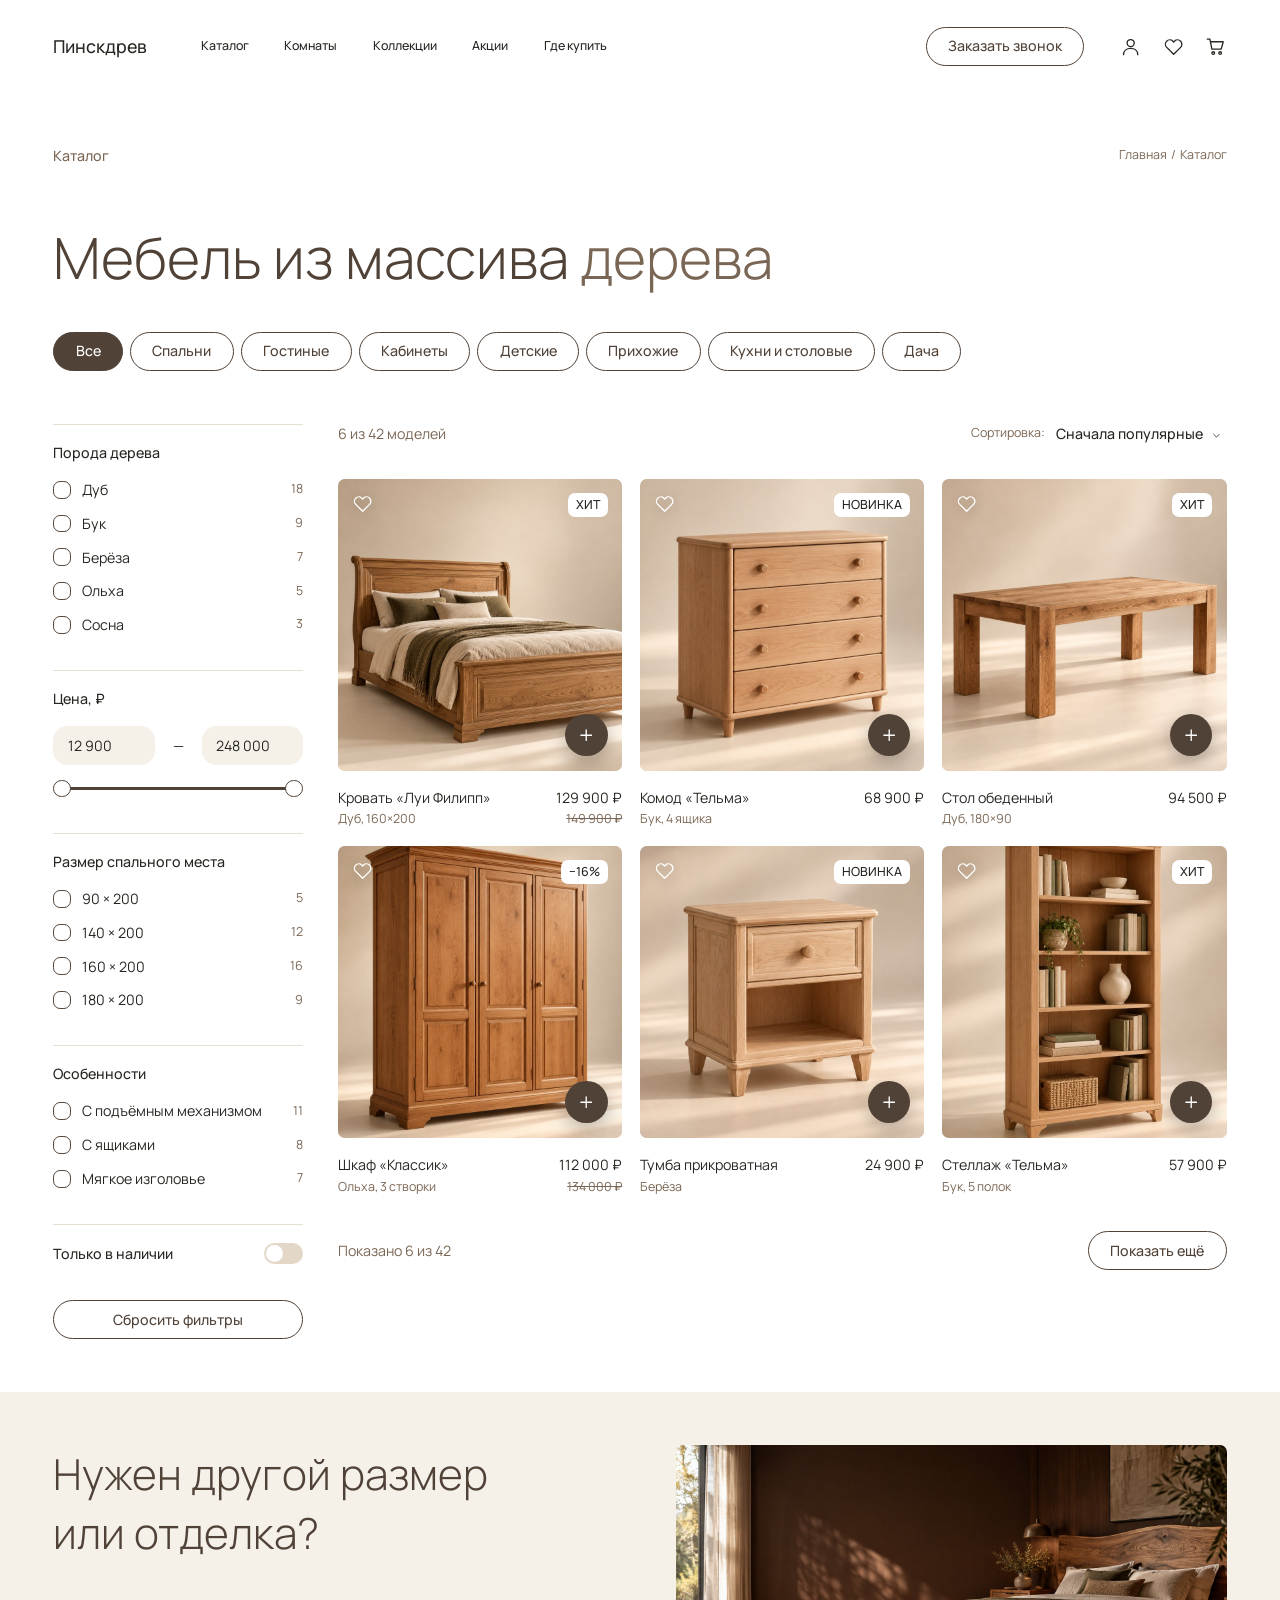
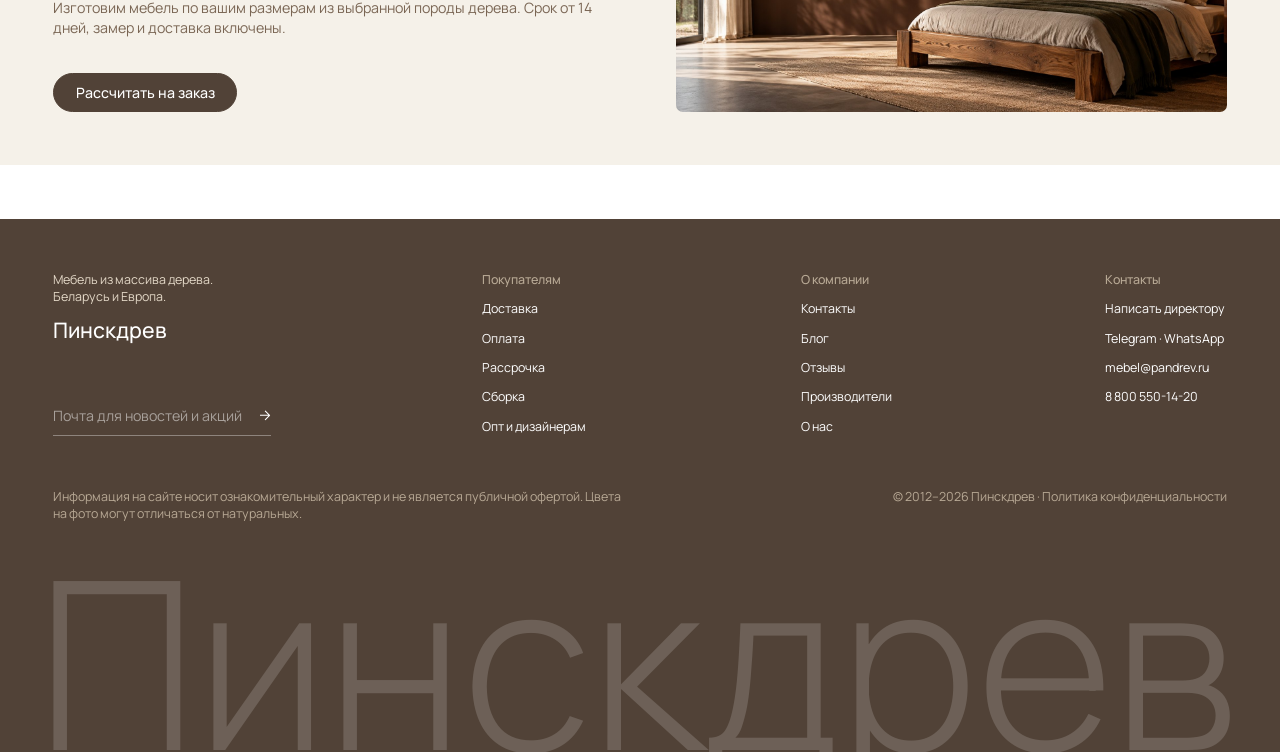
<file: catalog.html>
<!doctype html>
<html lang="ru"><head><meta charset="utf-8"><meta name="viewport" content="width=device-width,initial-scale=1">
<title>Каталог — Пинскдрев</title>
<link rel="preconnect" href="https://fonts.googleapis.com"><link rel="preconnect" href="https://fonts.gstatic.com" crossorigin>
<link href="https://fonts.googleapis.com/css2?family=Manrope:wght@300;400;500&display=swap&subset=cyrillic" rel="stylesheet">
<link rel="icon" href="img/favicon.svg" type="image/svg+xml"><link rel="icon" href="favicon.ico" sizes="48x48"><link rel="apple-touch-icon" href="img/apple-touch-icon.png">
<link rel="stylesheet" href="css/site.css?v=20261019b">
<script>document.documentElement.classList.add('js');
/* макет рассчитан на 1440: на более узком окне все размеры масштабируются через --u */
(function(){var d=document.documentElement;function f(){var w=d.clientWidth;d.style.setProperty('--u',(w<1440?w/1440:1)+'px')}f();addEventListener('resize',f)})();</script>
</head><body class="inner">

<svg width="0" height="0" style="position:absolute" aria-hidden="true"><defs>
<symbol id="i-user" viewBox="0 0 24 24"><circle cx="12" cy="8" r="4"/><path d="M4 21c0-4.4 3.6-7 8-7s8 2.6 8 7"/></symbol>
<symbol id="i-heart" viewBox="0 0 24 24"><path d="M12 20.5 4.2 12.8a4.9 4.9 0 0 1 6.9-7L12 6.7l.9-.9a4.9 4.9 0 0 1 6.9 7z"/></symbol>
<symbol id="i-cart" viewBox="0 0 24 24"><path d="M2.5 3.5h3l2.3 11.2h10.4l2.3-8.2H6.2"/><circle cx="9.3" cy="19.2" r="1.5"/><circle cx="17" cy="19.2" r="1.5"/></symbol>
<symbol id="i-arrow" viewBox="0 0 10 10"><path d="M0 5h9M5 1l4 4-4 4"/></symbol>
<symbol id="i-plus" viewBox="0 0 14 14"><path d="M7 1v12M1 7h12"/></symbol>
<symbol id="i-minus" viewBox="0 0 16 16"><path d="M3 8h10"/></symbol>
<symbol id="i-plus16" viewBox="0 0 16 16"><path d="M8 3v10M3 8h10"/></symbol>
<symbol id="i-check" viewBox="0 0 14 14"><path d="M2 7.5 5.5 11 12 3.5"/></symbol>
<symbol id="i-chev" viewBox="0 0 16 16"><path d="M3 6l5 5 5-5"/></symbol>
<symbol id="i-x" viewBox="0 0 24 24"><path d="M5 5l14 14M19 5 5 19"/></symbol>
<symbol id="i-x14" viewBox="0 0 14 14"><path d="M0 0 14 14M14 0 0 14"/></symbol>
<symbol id="i-ne" viewBox="0 0 24 24"><path d="M6 18 18 6M8 6h10v10"/></symbol>
</defs></svg><header class="hdr" id="hdr"><div class="w hdr__row">
  <div class="hdr__l"><a class="hdr__logo" href="index.html">Пинскдрев</a>
    <nav class="hdr__nav"><a href="catalog.html">Каталог</a><a href="index.html#rooms">Комнаты</a><a href="index.html#kits">Коллекции</a><a href="catalog.html?tab=sale">Акции</a><a href="index.html#shop">Где купить</a></nav></div>
  <div class="hdr__r"><a class="btn btn--line" href="index.html#shop">Заказать звонок</a>
    <div class="hdr__icons"><a href="#" aria-label="Профиль"><svg class="i"><use href="#i-user"/></svg></a><a href="catalog.html?tab=fav" aria-label="Избранное"><svg class="i"><use href="#i-heart"/></svg><span class="badge" id="favBadge">0</span></a><a href="cart.html" aria-label="Корзина"><svg class="i"><use href="#i-cart"/></svg><span class="badge" id="badge">0</span></a></div></div>
</div></header>
<main>
<section><div class="w"><div class="sec-row"><span>Каталог</span><span class="crumbs"><a href="index.html">Главная</a>  /  Каталог</span></div>
  <div class="page-head"><h1 class="h64">Мебель из массива <em>дерева</em></h1><div class="tabs" role="tablist" id="ctabs"><button class="tab" role="tab" aria-selected="true" data-tab="all">Все</button><button class="tab" role="tab" aria-selected="false" data-tab="spalni">Спальни</button><button class="tab" role="tab" aria-selected="false" data-tab="gostinye">Гостиные</button><button class="tab" role="tab" aria-selected="false" data-tab="kabinety">Кабинеты</button><button class="tab" role="tab" aria-selected="false" data-tab="detskie">Детские</button><button class="tab" role="tab" aria-selected="false" data-tab="prihozhie">Прихожие</button><button class="tab" role="tab" aria-selected="false" data-tab="kuhni">Кухни и столовые</button><button class="tab" role="tab" aria-selected="false" data-tab="dacha">Дача</button></div></div>
  <div class="cbody">
    <aside class="cf" id="filters">
      <div class="fg"><h4>Порода дерева</h4><ul><li><label class="fi"><input type="checkbox" name="wood" value="Дуб"><span class="bx"><svg class="i"><use href="#i-check"/></svg></span><span class="lbl">Дуб</span><small>18</small></label></li><li><label class="fi"><input type="checkbox" name="wood" value="Бук"><span class="bx"><svg class="i"><use href="#i-check"/></svg></span><span class="lbl">Бук</span><small>9</small></label></li><li><label class="fi"><input type="checkbox" name="wood" value="Берёза"><span class="bx"><svg class="i"><use href="#i-check"/></svg></span><span class="lbl">Берёза</span><small>7</small></label></li><li><label class="fi"><input type="checkbox" name="wood" value="Ольха"><span class="bx"><svg class="i"><use href="#i-check"/></svg></span><span class="lbl">Ольха</span><small>5</small></label></li><li><label class="fi"><input type="checkbox" name="wood" value="Сосна"><span class="bx"><svg class="i"><use href="#i-check"/></svg></span><span class="lbl">Сосна</span><small>3</small></label></li></ul></div>
      <div class="fg"><h4>Цена, ₽</h4><div class="prange"><input id="pmin" inputmode="numeric" value="12 900" aria-label="Цена от"><span>—</span><input id="pmax" inputmode="numeric" value="248 000" aria-label="Цена до"></div>
        <div class="slider" id="slider"><i class="slider__t"></i><i class="slider__r" id="sr"></i><button class="slider__h" id="sh1" aria-label="Минимальная цена"></button><button class="slider__h" id="sh2" aria-label="Максимальная цена"></button></div></div>
      <div class="fg"><h4>Размер спального места</h4><ul><li><label class="fi"><input type="checkbox" name="size" value="90×200"><span class="bx"><svg class="i"><use href="#i-check"/></svg></span><span class="lbl">90 × 200</span><small>5</small></label></li><li><label class="fi"><input type="checkbox" name="size" value="140×200"><span class="bx"><svg class="i"><use href="#i-check"/></svg></span><span class="lbl">140 × 200</span><small>12</small></label></li><li><label class="fi"><input type="checkbox" name="size" value="160×200"><span class="bx"><svg class="i"><use href="#i-check"/></svg></span><span class="lbl">160 × 200</span><small>16</small></label></li><li><label class="fi"><input type="checkbox" name="size" value="180×200"><span class="bx"><svg class="i"><use href="#i-check"/></svg></span><span class="lbl">180 × 200</span><small>9</small></label></li></ul></div>
      <div class="fg"><h4>Особенности</h4><ul><li><label class="fi"><input type="checkbox" name="feat" value="lift"><span class="bx"><svg class="i"><use href="#i-check"/></svg></span><span class="lbl">С подъёмным механизмом</span><small>11</small></label></li><li><label class="fi"><input type="checkbox" name="feat" value="drawers"><span class="bx"><svg class="i"><use href="#i-check"/></svg></span><span class="lbl">С ящиками</span><small>8</small></label></li><li><label class="fi"><input type="checkbox" name="feat" value="soft"><span class="bx"><svg class="i"><use href="#i-check"/></svg></span><span class="lbl">Мягкое изголовье</span><small>7</small></label></li></ul></div>
      <div class="fg fg--sw"><span>Только в наличии</span><button class="sw" id="stock" aria-pressed="false" aria-label="Только в наличии"></button></div>
      <button class="btn btn--line btn--full" id="reset">Сбросить фильтры</button>
    </aside>
    <div class="cmain"><div class="cbar"><span id="cnt">6 из 42 моделей</span><label class="sort"><small>Сортировка:</small><select id="sort"><option value="pop">Сначала популярные</option><option value="asc">Сначала дешевле</option><option value="desc">Сначала дороже</option></select><svg class="i"><use href="#i-chev"/></svg></label></div>
      <div class="grid3 grid3--c" id="cgrid"></div><div class="empty-f" id="cempty">По этим условиям моделей нет. Попробуйте сбросить фильтры.</div>
      <div class="cpager"><span id="cpg">Показано 6 из 42</span><button class="btn btn--line" id="more">Показать ещё</button></div></div>
  </div></div></section>
<section class="band cbanner"><div class="w"><div class="cbanner__t"><h2>Нужен другой размер или отделка?</h2><p>Изготовим мебель по вашим размерам из выбранной породы дерева. Срок от 14 дней, замер и доставка включены.</p><a class="btn btn--fill" href="index.html#shop">Рассчитать на заказ</a></div><div class="cbanner__img ph-img"><img src="img/hero.jpg" alt=""></div></div></section>
</main>
<footer class="ftr" id="footer"><div class="w">
  <div class="ftr__cols">
    <div class="ftr__about"><p>Мебель из массива дерева. Беларусь и Европа.</p><b>Пинскдрев</b>
      <form class="ftr__form" onsubmit="return false"><input type="email" placeholder="Почта для новостей и акций" aria-label="Почта"><button aria-label="Подписаться"><svg class="i i--r"><use href="#i-arrow"/></svg></button></form></div>
    <div><h4>Покупателям</h4><ul><li><a href="#">Доставка</a></li><li><a href="#">Оплата</a></li><li><a href="#">Рассрочка</a></li><li><a href="#">Сборка</a></li><li><a href="#">Опт и дизайнерам</a></li></ul></div>
    <div><h4>О компании</h4><ul><li><a href="#">Контакты</a></li><li><a href="#">Блог</a></li><li><a href="#">Отзывы</a></li><li><a href="#">Производители</a></li><li><a href="index.html#about">О нас</a></li></ul></div>
    <div><h4>Контакты</h4><ul><li><a href="#">Написать директору</a></li><li><a href="#">Telegram · WhatsApp</a></li><li><a href="mailto:mebel@pandrev.ru">mebel@pandrev.ru</a></li><li><a href="tel:88005501420">8 800 550-14-20</a></li></ul></div>
  </div>
  <div class="ftr__legal"><p>Информация на сайте носит ознакомительный характер и не является публичной офертой. Цвета на фото могут отличаться от натуральных.</p><p>© 2012–2026 Пинскдрев · Политика конфиденциальности</p></div>
</div><div class="bigword" aria-hidden="true">Пинскдрев</div></footer>
<div class="mini" id="mini" aria-hidden="true"><div class="mini__scrim" data-close></div>
<aside class="mini__panel" role="dialog" aria-label="Товар добавлен в корзину">
  <button class="mini__x" data-close aria-label="Закрыть"><svg class="i"><use href="#i-x14"/></svg></button>
  <h3>Товар добавлен в корзину</h3>
  <div class="mini__item" id="miniItem"></div>
  <div class="mini__tot"><span id="miniCount">В корзине 1 товар</span><b id="miniSum">0 ₽</b></div>
  <div class="mini__btns"><a class="btn btn--fill btn--full" href="cart.html">Перейти в корзину</a><button class="btn btn--line btn--full" data-close>Продолжить покупки</button></div>
  <p class="mini__note">Сборку и доставку можно выбрать в корзине.</p>
</aside></div>
<script src="js/site.js"></script>
</body></html>
</file>
<file: css/site.css>
/* Пинскдрев — стили по макету Figma (главная, каталог, корзина). Базовая ширина макета 1440, контент 1320. */
:root{
  --u:1px; --ivory:#F5F1E9; --sand:#E3D8C7; --walnut:#514237; --ink:#272722; --olive:#626B50;
  --brown:#7A6654; --line:#E6DFD3; --foot:#B8A995; --ph:#D9CCB8; --white:#fff;
  --sans:"Manrope","Helvetica Neue",Arial,system-ui,sans-serif;
  --ease:cubic-bezier(.2,.7,.2,1);
  --side:calc(60*var(--u));
}
*{box-sizing:border-box;margin:0;padding:0}
html{-webkit-text-size-adjust:100%}
body{font-family:var(--sans);font-size:calc(16*var(--u));font-weight:400;line-height:1.375;color:var(--ink);background:#fff;overflow-x:hidden}
img{display:block;max-width:100%}
a{color:inherit;text-decoration:none}
button{font:inherit;color:inherit;background:none;border:0;cursor:pointer}
ul{list-style:none}
svg.i--r,svg.i--d{transition:transform .35s var(--ease)}
:is(a,button):hover .i--r{transform:rotate(-45deg)}
:is(a,button):hover .i--d{transform:rotate(45deg)}
svg.i{display:block;fill:none;stroke:currentColor;stroke-width:1.5;stroke-linecap:round;stroke-linejoin:round}
.w{width:min(calc(1320*var(--u)),calc(100% - 2*var(--side)));margin-inline:auto;position:relative}
.nw{white-space:nowrap}

/* ===== кнопки ===== */
.btn{display:inline-flex;align-items:center;justify-content:center;gap:calc(10*var(--u));height:calc(44*var(--u));padding:0 calc(24*var(--u));border-radius:calc(999*var(--u));border:1px solid var(--walnut);font-size:calc(16*var(--u));font-weight:500;line-height:calc(22*var(--u));white-space:nowrap;color:var(--walnut);transition:background .25s,color .25s,border-color .25s,transform .25s}
.btn--fill{background:var(--walnut);color:#fff}
.btn--fill:hover{background:var(--ink);border-color:var(--ink)}
.btn--line:hover{background:var(--walnut);color:#fff}
.btn--white{border-color:#fff;color:#fff}
.btn--white:hover{background:#fff;color:var(--walnut)}
.btn .i{width:calc(10*var(--u));height:calc(10*var(--u));transition:transform .25s}
.btn--full{width:100%}
.tab{height:calc(44*var(--u));padding:0 calc(24*var(--u));border-radius:calc(999*var(--u));border:1px solid var(--walnut);font-size:calc(16*var(--u));font-weight:500;line-height:calc(22*var(--u));color:var(--walnut);transition:background .2s,color .2s;white-space:nowrap}
.tab:hover{background:var(--ivory)}
.tab[aria-selected=true]{background:var(--walnut);color:#fff}
.tabs{display:flex;gap:calc(8*var(--u));flex-wrap:wrap}

/* ===== шапка ===== */
.hdr{position:fixed;top:0;left:0;right:0;z-index:60;color:var(--ink);transition:transform .55s var(--ease)}
.hdr.hide{transform:translateY(-100%)}
.hdr__row{display:flex;justify-content:space-between;align-items:center;height:calc(104*var(--u));padding:calc(30*var(--u)) 0}
.hdr__l,.hdr__r{display:flex;align-items:center}
.hdr__l{gap:calc(60*var(--u))}
.hdr__logo{font-size:calc(20*var(--u));font-weight:500;line-height:calc(27*var(--u))}
.hdr__nav{display:flex;gap:calc(40*var(--u));font-size:calc(14*var(--u));font-weight:500;line-height:calc(19*var(--u))}
.hdr__nav a{position:relative}
.hdr__nav a::after{content:"";position:absolute;left:0;right:0;bottom:calc(-4*var(--u));height:1px;background:currentColor;transform:scaleX(0);transform-origin:left;transition:transform .3s var(--ease)}
.hdr__nav a:hover::after{transform:scaleX(1)}
.hdr__r{gap:calc(40*var(--u))}
.hdr__icons{display:flex;gap:calc(24*var(--u))}
.hdr__icons a{position:relative;width:calc(24*var(--u));height:calc(24*var(--u));display:block}
.hdr__icons .i{width:calc(24*var(--u));height:calc(24*var(--u))}
.hdr__icons a:hover .i{transform:scale(1.1)}
.hdr__icons .i{transition:transform .25s}
.badge{position:absolute;top:calc(-10*var(--u));right:calc(-8*var(--u));min-width:calc(20*var(--u));height:calc(20*var(--u));padding:0 calc(5*var(--u));border-radius:calc(999*var(--u));background:var(--walnut);color:#fff;font-size:calc(14*var(--u));font-weight:500;line-height:calc(20*var(--u));text-align:center;display:none}
.badge.on{display:block}
.hdr--hero{color:#fff}
.hdr--hero .btn{border-color:#fff;color:#fff}
.hdr--hero .btn:hover{background:#fff;color:var(--walnut)}
.hdr.solid{transition:transform .55s var(--ease),background .35s,color .35s,box-shadow .35s;background:rgba(255,255,255,.96);backdrop-filter:blur(calc(14*var(--u)));-webkit-backdrop-filter:blur(calc(14*var(--u)));color:var(--ink);box-shadow:0 1px 0 var(--line)}
.hdr.solid .hdr__row{height:calc(72*var(--u));padding:calc(14*var(--u)) 0;transition:height .35s,padding .35s}
.hdr:not(.solid) .btn{transition:background .25s,color 0s,border-color 0s,transform .25s}
.hdr.solid .btn{border-color:var(--walnut);color:var(--walnut)}
.hdr.solid .btn:hover{background:var(--walnut);color:#fff}
.inner{padding-top:calc(104*var(--u))}
.inner main{margin-top:calc(60*var(--u))}

/* ===== общий каркас: секции через 60 ===== */
main{display:flex;flex-direction:column;gap:calc(60*var(--u))}
.sec-row{display:flex;justify-content:space-between;align-items:center;font-size:calc(16*var(--u));font-weight:500;line-height:calc(22*var(--u));color:var(--brown)}
.band{background:var(--ivory)}
.h64{font-size:calc(64*var(--u));font-weight:300;line-height:calc(87*var(--u));color:var(--walnut)}
.h48{font-size:calc(48*var(--u));font-weight:300;line-height:calc(66*var(--u));color:var(--walnut)}
.mut{color:var(--brown)}

/* ===== hero ===== */
.hero{position:relative;height:calc(804*var(--u));margin-bottom:calc(-60*var(--u));color:#fff;overflow:hidden;background:#2a1c14}
.hero__bg{position:absolute;inset:0;background:#2a1c14 url(../img/hero.jpg) center 53%/cover no-repeat;transform:scale(1.06);animation:heroIn 1.6s var(--ease) .1s forwards}
@keyframes heroIn{to{transform:scale(1)}}
.hero::before{content:"";position:absolute;inset:0;z-index:1;background:linear-gradient(180deg,rgba(20,10,5,.55) 0%,rgba(20,10,5,0) 28%,rgba(20,10,5,0) 45%,rgba(20,10,5,.72) 100%)}
.hero__in{position:relative;z-index:2;height:100%}
.hero__card{position:absolute;left:calc(209*var(--u));top:calc(206*var(--u));width:calc(421*var(--u));height:calc(155*var(--u));border-top:1px solid rgba(216,204,184,.5);border-bottom:1px solid rgba(216,204,184,.5);display:flex;justify-content:space-between;padding:calc(19*var(--u)) 0;gap:calc(20*var(--u))}
.hero__card h2{font-size:calc(20*var(--u));font-weight:500;line-height:calc(27*var(--u))}
.hero__card p{font-size:calc(16*var(--u));line-height:calc(22*var(--u));margin-top:calc(10*var(--u))}
.hero__card .go{position:absolute;left:0;bottom:calc(19*var(--u));display:inline-flex;align-items:center;gap:calc(8*var(--u));font-size:calc(16*var(--u));line-height:calc(22*var(--u))}
.hero__card .go .i{width:calc(8*var(--u));height:calc(8*var(--u));transition:transform .25s}
.hero__card img{width:calc(115*var(--u));height:calc(115*var(--u));border-radius:calc(8*var(--u));object-fit:cover;flex:none;transition:transform .6s var(--ease)}
.hero__card:hover img{transform:scale(1.05)}
.hero__bot{position:absolute;left:0;right:0;bottom:calc(30*var(--u));display:flex;justify-content:space-between;align-items:flex-end}
.hero__title{font-size:calc(130*var(--u));font-weight:300;line-height:calc(94*var(--u));margin-left:calc(-2*var(--u))}
.hero__sub{font-size:calc(16*var(--u));line-height:calc(22*var(--u));margin-top:calc(22*var(--u));padding-left:calc(6*var(--u));max-width:calc(360*var(--u))}

/* ===== комнаты ===== */
.rooms{padding:calc(60*var(--u)) 0 calc(100*var(--u))}
.rooms__lead{text-align:center;font-size:calc(48*var(--u));font-weight:400;line-height:calc(66*var(--u));color:var(--brown);margin-top:calc(60*var(--u))}
.rlist{margin-top:calc(60*var(--u));display:flex;flex-direction:column;gap:calc(40*var(--u));align-items:center}
.rlist__row{display:flex;justify-content:center;align-items:center;gap:calc(25*var(--u))}
.rlist a{display:inline-flex;align-items:flex-start;gap:calc(15*var(--u));font-size:calc(88*var(--u));font-weight:300;line-height:calc(63*var(--u));color:var(--brown);transition:color .3s}
.rlist a:hover{color:var(--ink)}
.rlist .pill{width:calc(110*var(--u));height:calc(70*var(--u));border-radius:calc(999*var(--u));object-fit:cover;flex:none;transition:width .6s var(--ease)}
.rlist a:hover .pill{width:calc(200*var(--u))}

/* ===== каталог на главной ===== */
.cat__head{display:flex;justify-content:space-between;align-items:flex-end;margin-top:calc(60*var(--u));margin-bottom:calc(40*var(--u))}
.cat__head{position:relative}
.cat__head h2{max-width:calc(980*var(--u))}
.cat__head .tabs{position:absolute;right:0;bottom:0;flex-wrap:nowrap}
.cat__head h2 em{font-style:normal;color:var(--brown)}
.grid3{display:grid;grid-template-columns:repeat(3,1fr);gap:calc(20*var(--u))}
.card{display:block;min-width:0;transition:opacity .4s,transform .4s var(--ease)}
.card.hide{display:none}
.card__img{position:relative;aspect-ratio:427/438;border-radius:calc(8*var(--u));overflow:hidden;background:var(--ph)}
.card__img>img{position:absolute;inset:0;width:100%;height:100%;object-fit:cover;transition:transform .8s var(--ease)}
.card:hover .card__img>img{transform:scale(1.04)}
.fav{position:absolute;left:calc(15*var(--u));top:calc(17*var(--u));z-index:2;width:calc(24*var(--u));height:calc(24*var(--u));color:#fff;filter:drop-shadow(0 1px calc(6*var(--u)) rgba(0,0,0,.3))}
.fav .i{width:calc(24*var(--u));height:calc(24*var(--u));transition:transform .25s}
.fav:hover .i{transform:scale(1.12)}
.fav[aria-pressed=true] .i{fill:#fff}
.tag{position:absolute;right:calc(15*var(--u));top:calc(15*var(--u));z-index:2;background:#fff;color:var(--ink);font-size:calc(14*var(--u));font-weight:500;line-height:calc(19*var(--u));text-transform:uppercase;padding:calc(4*var(--u)) calc(9*var(--u));border-radius:calc(8*var(--u))}
.add{position:absolute;right:calc(15*var(--u));bottom:calc(13*var(--u));z-index:2;width:calc(48*var(--u));height:calc(48*var(--u));border-radius:50%;background:var(--walnut);color:#fff;display:grid;place-items:center;box-shadow:0 calc(8*var(--u)) calc(22*var(--u)) rgba(0,0,0,.25);transition:background .25s,transform .25s}
.add .i{width:calc(14*var(--u));height:calc(14*var(--u));grid-area:1/1;transition:opacity .35s ease,transform .5s var(--ease)}
.add .i--cart{width:calc(22*var(--u));height:calc(22*var(--u));opacity:0;transform:rotate(-90deg) scale(.4)}
.add .i--ok{opacity:0;transform:scale(.4)}
.add:not(.on):hover .i--plus{opacity:0;transform:rotate(90deg) scale(.4)}
.add:not(.on):hover .i--cart{opacity:1;transform:none}
.add:hover{background:var(--ink);transform:scale(1.08)}
.add.on{background:var(--olive)}
.add.on .i--plus,.add.on .i--cart{opacity:0;transform:rotate(90deg) scale(.4)}
.add.on .i--ok{opacity:1;transform:none}
.card__info{display:flex;justify-content:space-between;gap:calc(12*var(--u));margin-top:calc(20*var(--u))}
.card__name{font-size:calc(16*var(--u));font-weight:500;line-height:calc(22*var(--u));color:var(--ink)}
.card__meta{font-size:calc(14*var(--u));line-height:calc(19*var(--u));color:var(--brown);margin-top:calc(4*var(--u))}
.card__price{text-align:right;font-size:calc(16*var(--u));font-weight:500;line-height:calc(22*var(--u));white-space:nowrap}
.card__price s{display:block;font-size:calc(14*var(--u));font-weight:400;line-height:calc(19*var(--u));color:var(--brown)}
.cat__foot{display:flex;justify-content:space-between;align-items:flex-end;margin-top:calc(41*var(--u))}
.cat__foot p{color:var(--brown);line-height:calc(22*var(--u));padding-bottom:0}

/* ===== фото-блоки (выбор недели, комплекты) ===== */
.fsec{position:relative}
.fsec__band{position:absolute;left:0;right:0;top:0;height:calc(300*var(--u));background-size:cover;background-position:center}
.fsec__band::after{content:"";position:absolute;inset:0;background:linear-gradient(180deg,rgba(20,10,5,.6) 0%,rgba(20,10,5,.32) 38%,rgba(20,10,5,.74) 100%)}
.fsec .w{height:100%}
.fsec .sec-row{position:absolute;left:0;right:0;top:calc(60*var(--u));color:#fff}
.fsec__title{position:absolute;left:0;top:calc(212*var(--u));font-size:calc(64*var(--u));font-weight:300;line-height:calc(46*var(--u));color:#fff;white-space:nowrap}
.fsec--week{height:calc(1456*var(--u))}
.week__l{position:absolute;left:0;top:calc(330*var(--u));width:calc(600*var(--u))}
.week__l h3{font-size:calc(48*var(--u));font-weight:300;line-height:calc(66*var(--u));color:var(--walnut)}
.week__l>p{font-size:calc(16*var(--u));line-height:calc(22*var(--u));color:var(--walnut);margin-top:calc(20*var(--u))}
.spec{margin-top:calc(20*var(--u));border-top:1px solid var(--line)}
.spec__r{display:flex;justify-content:space-between;align-items:center;height:calc(51*var(--u));border-bottom:1px solid var(--line);font-size:calc(14*var(--u));line-height:calc(19*var(--u))}
.spec__r b{font-weight:500;color:var(--ink)}
.spec__r span{color:var(--walnut)}
.dots{display:flex;gap:calc(8*var(--u))}
.dots i{width:calc(16*var(--u));height:calc(16*var(--u));border-radius:50%;display:block;cursor:pointer;transition:transform .2s}
.dots i:hover{transform:scale(1.25)}
.buy{display:flex;align-items:center;gap:calc(20*var(--u));margin-top:calc(20*var(--u))}
.buy strong{font-size:calc(24*var(--u));font-weight:300;line-height:calc(33*var(--u));color:var(--ink)}
.week__r{position:absolute;left:calc(650*var(--u));top:calc(176*var(--u));width:calc(630*var(--u));display:grid;gap:calc(20*var(--u))}
.ph-img{border-radius:calc(8*var(--u));overflow:hidden;position:relative;background:var(--ph)}
.ph-img img{width:100%;height:100%;object-fit:cover;transition:transform 1s var(--ease)}
.ph-img:hover img{transform:scale(1.03)}
.week__r .ph-img{width:calc(630*var(--u));height:calc(630*var(--u))}
.fsec--kits{height:calc(1124*var(--u))}
.kits__title{position:absolute;left:0;top:calc(210*var(--u));width:calc(1280*var(--u));display:flex;justify-content:space-between;align-items:flex-start}
.kits__title h2{font-size:calc(64*var(--u));font-weight:300;line-height:calc(46*var(--u));color:#fff}
.kits__title p{width:calc(301*var(--u));font-size:calc(16*var(--u));line-height:calc(22*var(--u));color:#fff;margin-top:calc(2*var(--u))}
.kits__l{position:absolute;left:0;top:calc(347*var(--u));width:calc(600*var(--u))}
.kits__l small{display:block;font-size:calc(14*var(--u));line-height:calc(19*var(--u));color:var(--brown)}
.kits__l h3{font-size:calc(48*var(--u));font-weight:300;line-height:calc(66*var(--u));color:var(--walnut);margin-top:calc(14*var(--u));white-space:nowrap}
.kits__l dl{margin-top:calc(20*var(--u));display:grid;gap:calc(14*var(--u))}
.kits__l dt{font-size:calc(14*var(--u));line-height:calc(19*var(--u));color:var(--brown)}
.kits__l dd{font-size:calc(14*var(--u));line-height:calc(19*var(--u));color:var(--ink)}
.kits__price{margin-top:calc(20*var(--u))}
.kits__cap{display:block;font-size:calc(14*var(--u));color:var(--brown)}
.kits__price b{display:block;font-size:calc(24*var(--u));font-weight:300;line-height:calc(33*var(--u));color:#3d352e}
.kits__price b s{font-size:calc(14*var(--u));color:#7c7266;margin-left:calc(8*var(--u))}
.kits__l .btn{margin-top:calc(16*var(--u))}
.kits__photo{position:absolute;left:calc(650*var(--u));top:calc(320*var(--u));width:calc(630*var(--u));height:calc(630*var(--u))}
.review{position:absolute;left:calc(300*var(--u));top:calc(420*var(--u));width:calc(270*var(--u));height:calc(150*var(--u));background:#fff;border-radius:calc(16*var(--u));padding:calc(16*var(--u));box-shadow:0 calc(14*var(--u)) calc(34*var(--u)) rgba(0,0,0,.18);display:flex;flex-direction:column;gap:calc(8*var(--u))}
.review__h{display:flex;align-items:center;gap:calc(10*var(--u));font-size:calc(14*var(--u));font-weight:500;line-height:calc(19*var(--u))}
.review__h i{width:calc(26*var(--u));height:calc(26*var(--u));border-radius:50%;background:var(--sand) url(../img/avatar-anna.jpg) center/cover no-repeat;display:block}
.review p{font-size:calc(14*var(--u));line-height:calc(19*var(--u))}
.review .st{font-size:calc(16*var(--u));color:var(--olive);line-height:calc(22*var(--u));letter-spacing:0}
.kits__row{position:absolute;left:0;top:calc(970*var(--u));width:calc(1280*var(--u));display:grid;grid-template-columns:1fr 1fr;gap:calc(20*var(--u))}
.kit{display:flex;gap:calc(20*var(--u));align-items:center;height:calc(154*var(--u));padding:calc(12*var(--u));border-radius:calc(16*var(--u));background:var(--ivory);transition:background .3s}
.kit:hover{background:var(--sand)}
.kit__img{width:calc(130*var(--u));height:calc(130*var(--u));border-radius:calc(16*var(--u));overflow:hidden;flex:none;background:#D9CCB8}
.kit__img img{width:100%;height:100%;object-fit:cover;transition:transform .8s var(--ease)}
.kit:hover .kit__img img{transform:scale(1.06)}
.kit h4{font-size:calc(24*var(--u));font-weight:300;line-height:calc(33*var(--u));color:var(--walnut)}
.kit p{font-size:calc(14*var(--u));line-height:calc(19*var(--u));color:var(--brown)}
.kit b{display:block;font-size:calc(16*var(--u));font-weight:500;line-height:calc(22*var(--u));color:var(--ink);margin-top:calc(8*var(--u))}

/* ===== материалы ===== */
.mat{padding:calc(60*var(--u)) 0}
.mat__title{margin-top:calc(60*var(--u));display:flex;align-items:center;font-size:calc(64*var(--u));font-weight:300;line-height:calc(87*var(--u));color:var(--walnut);white-space:nowrap}
.mat__title>span:first-child{width:calc(144*var(--u))}
.mat__title .pill{width:calc(110*var(--u));height:calc(70*var(--u));border-radius:calc(999*var(--u));object-fit:cover;align-self:flex-start;margin:calc(17*var(--u)) calc(4*var(--u)) 0}
.pill--stripes{display:flex;overflow:hidden;flex:none}
.pill--stripes i{transition:flex .5s var(--ease)}
.pill--stripes:hover i:hover{flex:2.4!important}
.mlist{margin-top:calc(52*var(--u));width:calc(1280*var(--u));max-width:100%;border-bottom:1px solid var(--line)}
.mrow{display:grid;grid-template-columns:calc(518*var(--u)) 1fr calc(24*var(--u));align-items:center;padding:calc(20*var(--u)) 0;border-top:1px solid var(--line);transition:padding .4s var(--ease)}
.mrow:hover{padding-left:calc(16*var(--u))}
.mrow__l{display:flex;align-items:center;gap:calc(20*var(--u))}
.mrow__l img{width:calc(150*var(--u));height:calc(62*var(--u));border-radius:calc(999*var(--u));object-fit:cover;transition:width .6s var(--ease)}
.mrow:hover .mrow__l img{width:calc(200*var(--u))}
.mrow h3{font-size:calc(32*var(--u));font-weight:300;line-height:calc(44*var(--u));color:var(--walnut)}
.mrow p{font-size:calc(16*var(--u));line-height:calc(22*var(--u));color:var(--brown)}
.mrow .i{width:calc(24*var(--u));height:calc(24*var(--u));color:var(--walnut);stroke-width:2;transition:transform .3s var(--ease)}
.mat__note{margin-top:calc(60*var(--u));font-size:calc(14*var(--u));line-height:calc(19*var(--u));color:var(--brown)}
.mat__note a{color:var(--walnut);display:inline-flex;align-items:center;gap:calc(8*var(--u))}
.mat__note a .i{width:calc(10*var(--u));height:calc(10*var(--u));stroke-width:1}

/* ===== о нас ===== */
.about__top{display:flex;justify-content:space-between;align-items:flex-end;width:calc(1280*var(--u));max-width:100%;margin-top:calc(60*var(--u))}
.about__top h2{font-size:calc(48*var(--u));font-weight:300;line-height:calc(66*var(--u));color:var(--walnut)}
.about__top h2 em{font-style:normal;color:var(--brown)}
.stats{display:flex;gap:calc(60*var(--u));align-items:flex-start;align-self:flex-end;height:calc(115*var(--u))}
.stat:nth-child(1){width:calc(117*var(--u))}.stat:nth-child(2){width:calc(136*var(--u))}.stat:nth-child(3){width:calc(118*var(--u))}
.stat__n{display:flex;align-items:flex-start;gap:calc(14*var(--u));font-size:calc(88*var(--u));font-weight:300;line-height:calc(63*var(--u));color:var(--walnut)}
.stat__n sup{font-size:calc(32*var(--u));line-height:calc(23*var(--u));font-weight:300;vertical-align:top}
.stat p{margin-top:calc(14*var(--u));font-size:calc(14*var(--u));line-height:calc(19*var(--u));color:var(--brown)}
.marq{margin-top:calc(75*var(--u));height:calc(94*var(--u));border-top:1px solid var(--line);border-bottom:1px solid var(--line);overflow:hidden;display:flex;align-items:center}
.marq__row{display:inline-flex;gap:calc(76*var(--u));white-space:nowrap;animation:slide 45s linear infinite;font-size:calc(24*var(--u));font-weight:300;line-height:calc(33*var(--u));color:var(--brown);padding-right:calc(76*var(--u))}
@keyframes slide{to{transform:translateX(-50%)}}
.marq:hover .marq__row{animation-play-state:paused}

/* ===== как мы работаем ===== */
.proc{padding:calc(60*var(--u)) 0}
.proc .h64{margin-top:calc(60*var(--u))}
.proc__body{display:flex;gap:calc(60*var(--u));margin-top:calc(60*var(--u))}
.proc__photo{width:calc(630*var(--u));height:calc(630*var(--u));border-radius:calc(16*var(--u));flex:none}
.steps{width:calc(630*var(--u))}
.step{display:flex;gap:calc(40*var(--u));height:calc(88*var(--u));padding:calc(20*var(--u)) 0 0;border-top:1px solid var(--line);transition:padding .4s var(--ease)}
.step:first-child{height:calc(89*var(--u));padding-top:calc(20*var(--u))}
.step:hover{padding-left:calc(12*var(--u))}
.step i{font-style:normal;width:calc(24*var(--u));flex:none;font-size:calc(14*var(--u));line-height:calc(19*var(--u));color:var(--brown)}
.step h3{font-size:calc(24*var(--u));font-weight:300;line-height:calc(17*var(--u));color:var(--walnut)}
.step p{font-size:calc(14*var(--u));line-height:calc(10*var(--u));color:var(--brown);margin-top:calc(20*var(--u))}

/* ===== где купить ===== */
.shop__body{display:flex;gap:calc(230*var(--u));margin-top:calc(60*var(--u))}
.shop__l{width:calc(420*var(--u));height:calc(630*var(--u));display:flex;flex-direction:column;justify-content:space-between}
.shop__l h2{font-size:calc(64*var(--u));font-weight:300;line-height:calc(66*var(--u));color:var(--walnut)}
.shop__l h2 em{font-style:normal;color:var(--brown)}
.shop__info{display:grid;gap:calc(20*var(--u))}
.shop__info dt{font-size:calc(14*var(--u));line-height:calc(19*var(--u));color:var(--brown)}
.shop__info dd{font-size:calc(14*var(--u));line-height:calc(19*var(--u));color:var(--ink)}
.form{display:grid;grid-template-columns:calc(420*var(--u));gap:calc(14*var(--u));margin-top:calc(20*var(--u))}
.form input{height:calc(44*var(--u));border:0;border-radius:calc(16*var(--u));background:var(--ivory);padding:0 calc(24*var(--u));font:inherit;font-size:calc(16*var(--u));color:var(--ink);outline:0;transition:box-shadow .2s}
.form input::placeholder{color:var(--brown)}
.form input:focus{box-shadow:0 0 0 1px var(--walnut)}
.form small{font-size:calc(14*var(--u));line-height:calc(19*var(--u));color:var(--brown);white-space:nowrap}
.shop__map{width:calc(630*var(--u));height:calc(630*var(--u));border-radius:calc(16*var(--u));flex:none}

/* ===== дизайнерам ===== */
.pro{padding:calc(60*var(--u)) 0}
.pro .w{display:flex;justify-content:space-between;align-items:flex-end}
.pro__l{width:calc(487*var(--u))}
.pro__l small{display:block;font-size:calc(14*var(--u));line-height:calc(19*var(--u));color:var(--brown);margin-bottom:calc(20*var(--u))}
.pro__l h2{font-size:calc(48*var(--u));font-weight:300;line-height:calc(66*var(--u));color:var(--walnut)}
.pro__r{width:calc(310*var(--u));margin-right:calc(360*var(--u))}
.pro__r p{font-size:calc(16*var(--u));line-height:calc(22*var(--u));color:var(--brown);margin-bottom:calc(40*var(--u))}

/* ===== подвал ===== */
.ftr{position:relative;margin-top:calc(60*var(--u));height:calc(600*var(--u));background:var(--walnut);color:#fff;overflow:hidden}
.ftr .w{padding-top:calc(60*var(--u))}
.ftr__cols{display:grid;grid-template-columns:calc(482*var(--u)) calc(359*var(--u)) calc(342*var(--u)) calc(137*var(--u));align-items:start}
.ftr__about p{font-size:calc(14*var(--u));line-height:calc(19*var(--u));color:var(--sand);max-width:calc(184*var(--u))}
.ftr__about b{display:block;font-size:calc(24*var(--u));font-weight:500;line-height:calc(33*var(--u));margin-top:calc(10*var(--u))}
.ftr__form{position:relative;width:calc(245*var(--u));height:calc(44*var(--u));border-bottom:1px solid rgba(255,255,255,.35);margin-top:calc(59*var(--u));display:flex;align-items:center;justify-content:space-between}
.ftr__form input{background:none;border:0;outline:0;color:#fff;font:inherit;font-size:calc(16*var(--u));width:calc(225*var(--u))}
.ftr__form input::placeholder{color:rgba(255,255,255,.5);opacity:1}
.ftr__form button{width:calc(12*var(--u));color:#fff}
.ftr__form .i{width:calc(12*var(--u));height:calc(12*var(--u));stroke-width:1}
.ftr h4{font-size:calc(14*var(--u));font-weight:500;line-height:calc(19*var(--u));color:var(--foot);margin-bottom:calc(14*var(--u))}
.ftr li{font-size:calc(14*var(--u));line-height:calc(19*var(--u));margin-bottom:calc(14*var(--u))}
.ftr li a{opacity:1;transition:opacity .25s}
.ftr li a:hover{opacity:.65}
.ftr__legal{display:flex;justify-content:space-between;gap:calc(40*var(--u));margin-top:calc(46*var(--u));font-size:calc(14*var(--u));line-height:calc(19*var(--u));color:var(--foot)}
.ftr__legal p:first-child{max-width:calc(640*var(--u))}
.ftr__legal p:last-child{text-align:right}
.bigword{position:absolute;left:calc(50% - calc(720*var(--u)) + calc(42*var(--u)));top:calc(402*var(--u));font-size:calc(264*var(--u));font-weight:300;line-height:calc(190*var(--u));color:rgba(255,255,255,.16);white-space:nowrap;user-select:none}

/* ===== каталог (страница) ===== */
.crumbs{font-size:calc(14*var(--u));font-weight:400;line-height:calc(19*var(--u));white-space:pre;color:var(--brown)}
.crumbs a:hover{color:var(--ink)}
.page-head{margin-top:calc(60*var(--u))}
.page-head .h64 em{font-style:normal;color:var(--brown)}
.page-head .tabs{margin-top:calc(40*var(--u))}
.cbody{display:flex;gap:calc(40*var(--u));margin-top:calc(60*var(--u));align-items:flex-start}
.cf{width:calc(280*var(--u));flex:none;display:grid;gap:calc(40*var(--u))}
.fg{border-top:1px solid var(--line);padding-top:calc(20*var(--u))}
.fg h4{font-size:calc(16*var(--u));font-weight:500;line-height:calc(22*var(--u))}
.fg ul{margin-top:calc(20*var(--u));display:grid;gap:calc(16*var(--u))}
.fi{display:flex;align-items:center;gap:calc(12*var(--u));height:calc(22*var(--u));cursor:pointer;position:relative}
.fi input{position:absolute;opacity:0;pointer-events:none}
.bx{position:relative;width:calc(20*var(--u));height:calc(20*var(--u));border-radius:calc(8*var(--u));border:1px solid var(--walnut);flex:none;display:grid;place-items:center;transition:background .2s}
.bx .i{width:calc(14*var(--u));height:calc(14*var(--u));color:#fff;stroke-width:1.5;opacity:0;transform:scale(.6);transition:opacity .2s,transform .2s}
.fi input:checked+.bx,.chk input:checked+.bx{background:var(--walnut)}
.fi input:checked+.bx .i,.chk input:checked+.bx .i{opacity:1;transform:none}
.fi input:focus-visible+.bx,.chk input:focus-visible+.bx{outline:calc(2*var(--u)) solid var(--walnut);outline-offset:calc(2*var(--u))}
.fi .lbl{flex:1;font-size:calc(16*var(--u));line-height:calc(22*var(--u));color:var(--ink)}
.fi small{font-size:calc(14*var(--u));line-height:calc(19*var(--u));color:var(--brown)}
.chk{display:flex;align-items:center;gap:calc(12*var(--u));cursor:pointer;font-size:calc(14*var(--u));line-height:calc(19*var(--u));position:relative}
.chk input{position:absolute;opacity:0;pointer-events:none}
.prange{margin-top:calc(20*var(--u));display:flex;align-items:center;gap:calc(20*var(--u))}
.prange input{width:calc(114*var(--u));flex:none;height:calc(44*var(--u));border:0;border-radius:calc(16*var(--u));background:var(--ivory);padding:0 calc(16*var(--u));font:inherit;font-size:calc(16*var(--u));color:var(--ink);outline:0}
.prange input:focus{box-shadow:0 0 0 1px var(--walnut)}
.prange span{width:calc(13*var(--u));text-align:center;font-size:calc(16*var(--u));line-height:calc(22*var(--u));color:var(--ink)}
.slider{position:relative;height:calc(20*var(--u));margin-top:calc(16*var(--u))}
.slider__t,.slider__r{position:absolute;top:calc(8*var(--u));height:calc(4*var(--u));border-radius:calc(999*var(--u));display:block}
.slider__t{left:0;right:0;background:var(--sand)}
.slider__r{background:var(--walnut)}
.slider__h{position:absolute;top:0;width:calc(20*var(--u));height:calc(20*var(--u));border-radius:50%;background:#fff;border:1px solid var(--walnut);cursor:grab;touch-action:none}
.slider__h:active{cursor:grabbing}
.fg--sw{display:flex;justify-content:space-between;align-items:center;font-size:calc(16*var(--u));font-weight:500;line-height:calc(22*var(--u))}
.fg--sw .sw{margin-top:0}
.sw{position:relative;width:calc(44*var(--u));height:calc(24*var(--u));border-radius:calc(999*var(--u));background:var(--sand);transition:background .25s;flex:none}
.sw::after{content:"";position:absolute;left:calc(2*var(--u));top:calc(2*var(--u));width:calc(20*var(--u));height:calc(20*var(--u));border-radius:50%;background:#fff;transition:transform .25s var(--ease)}
.sw[aria-pressed=true]{background:var(--walnut)}
.sw[aria-pressed=true]::after{transform:translateX(calc(20*var(--u)))}
.cmain{flex:1;min-width:0;display:grid;gap:calc(40*var(--u));align-content:start}
.cbar{display:flex;justify-content:space-between;align-items:center}
.cbar>span{color:var(--brown);line-height:calc(22*var(--u))}
.sort{display:flex;align-items:center;gap:calc(12*var(--u));position:relative}
.sort small{font-size:calc(14*var(--u));line-height:calc(19*var(--u));color:var(--brown)}
.sort select{appearance:none;-webkit-appearance:none;border:0;background:none;font:inherit;font-weight:500;line-height:calc(22*var(--u));color:var(--ink);padding-right:calc(27*var(--u));cursor:pointer;outline:0}
.sort .i{position:absolute;right:calc(6*var(--u));top:calc(8*var(--u));width:calc(10*var(--u));height:calc(10*var(--u));pointer-events:none}
.grid3--c{row-gap:calc(20*var(--u))}
.grid3--c .card__img{aspect-ratio:320/328}
.grid3--c .card__name{font-weight:400}
.grid3--c .fav{left:calc(16*var(--u));top:calc(16*var(--u))}
.grid3--c .tag{top:calc(16*var(--u));right:calc(16*var(--u))}
.grid3--c .add{right:calc(16*var(--u));bottom:calc(16*var(--u))}
.cpager{display:flex;justify-content:space-between;align-items:center}
.cpager span{color:var(--brown);line-height:calc(22*var(--u))}
.empty-f{padding:calc(60*var(--u)) 0;text-align:center;color:var(--brown);display:none}
.cbanner{padding:calc(60*var(--u)) 0}
.cbanner .w{display:flex;justify-content:space-between;align-items:flex-start}
.cbanner__t{width:calc(640*var(--u))}
.cbanner__t h2{font-size:calc(48*var(--u));font-weight:300;line-height:calc(66*var(--u));color:var(--walnut)}
.cbanner__t p{margin:calc(40*var(--u)) 0;color:var(--brown)}
.cbanner__img{width:calc(620*var(--u));height:calc(300*var(--u));border-radius:calc(8*var(--u));flex:none}

/* ===== корзина ===== */
.cart__title{display:flex;align-items:flex-end;gap:calc(24*var(--u));margin-top:calc(60*var(--u))}
.cart__title span{font-size:calc(16*var(--u));line-height:calc(22*var(--u));color:var(--brown);padding-bottom:calc(32*var(--u))}
.cart__body{display:flex;gap:calc(60*var(--u));margin-top:calc(60*var(--u));align-items:flex-start}
.clist{width:calc(840*var(--u));flex:none;border-top:1px solid var(--line)}
.ci{display:flex;gap:calc(32*var(--u));height:calc(245*var(--u));padding:calc(28*var(--u)) 0;box-sizing:border-box;border-bottom:1px solid var(--line);transition:opacity .35s,transform .35s var(--ease)}
.ci.out{opacity:0;transform:translateX(calc(24*var(--u)))}
.ci__img{width:calc(188*var(--u));height:calc(188*var(--u));border-radius:calc(8*var(--u));overflow:hidden;flex:none;background:var(--ph)}
.ci__img img{width:100%;height:100%;object-fit:cover}
.ci__info{flex:1;display:flex;flex-direction:column;gap:calc(12*var(--u));min-width:0}
.ci__txt{display:grid;gap:calc(4*var(--u))}
.ci__name{font-size:calc(16*var(--u));line-height:calc(22*var(--u));display:block}
.ci__meta{font-size:calc(14*var(--u));line-height:calc(19*var(--u));color:var(--brown)}
.ci__stock{display:flex;align-items:center;gap:calc(8*var(--u));font-size:calc(14*var(--u));line-height:calc(19*var(--u));color:var(--olive)}
.ci__stock i{width:calc(8*var(--u));height:calc(8*var(--u));border-radius:50%;background:var(--olive);display:block}
.ci__stock.order{color:var(--brown)}
.ci__stock.order i{background:#fff;border:1px solid var(--brown);box-sizing:border-box}
.ci__act{display:flex;gap:calc(24*var(--u));font-size:calc(14*var(--u));line-height:calc(19*var(--u));color:var(--brown)}
.ci__act button{color:var(--brown);transition:color .2s;font-size:calc(14*var(--u));line-height:calc(19*var(--u))}
.ci__act button:hover{color:var(--ink)}
.ci__side{display:flex;flex-direction:column;align-items:flex-end;gap:calc(20*var(--u));flex:none}
.ci__price{font-size:calc(16*var(--u));line-height:calc(22*var(--u));text-align:right}
.ci__price small{display:block;font-size:calc(14*var(--u));line-height:calc(19*var(--u));color:var(--brown);margin-top:calc(4*var(--u))}
.ci__price small.old{text-decoration:line-through}
.step-q{display:flex;align-items:center;justify-content:space-between;width:calc(120*var(--u));height:calc(44*var(--u));padding:0 calc(17*var(--u));border:1px solid var(--walnut);border-radius:calc(999*var(--u));font-weight:500;line-height:calc(22*var(--u))}
.step-q button{width:calc(16*var(--u));height:calc(16*var(--u));color:var(--walnut);display:grid;place-items:center}
.step-q .i{width:calc(16*var(--u));height:calc(16*var(--u));stroke-width:1.5}
.cright{width:calc(420*var(--u));flex:none;display:grid;gap:calc(40*var(--u))}
.sum{background:var(--ivory);border-radius:calc(16*var(--u));padding:calc(24*var(--u));display:grid;gap:calc(24*var(--u))}
.sum h3{font-size:calc(24*var(--u));font-weight:500;line-height:calc(33*var(--u))}
.sum__rows{display:grid;gap:calc(16*var(--u))}
.sum__r{display:flex;justify-content:space-between;line-height:calc(22*var(--u))}
.sum__r b{font-weight:500}
.sum hr{border:0;height:1px;background:var(--sand)}
.sum__t small{display:block;font-size:calc(16*var(--u));line-height:calc(22*var(--u));font-weight:500;margin-bottom:calc(8*var(--u))}
.sum__t b{display:block;font-size:calc(48*var(--u));font-weight:300;line-height:calc(66*var(--u));color:var(--walnut)}
.promo{display:flex;justify-content:space-between;align-items:center;background:#fff;border-radius:calc(16*var(--u));height:calc(44*var(--u));padding:0 calc(16*var(--u))}
.promo input{border:0;outline:0;font:inherit;flex:1;min-width:0;background:none;color:var(--ink)}
.promo input::placeholder{color:var(--brown)}
.promo button{font-weight:500;color:var(--ink)}
.sum__n{font-size:calc(14*var(--u));line-height:calc(19*var(--u));color:var(--brown)}
.info li{padding:calc(20*var(--u)) 0;border-top:1px solid var(--line)}
.info b{display:block;font-weight:500;line-height:calc(22*var(--u))}
.info small{display:block;margin-top:calc(8*var(--u));font-size:calc(14*var(--u));line-height:calc(19*var(--u));color:var(--brown)}
.cross{padding-bottom:0}
.cross .w{display:grid;gap:calc(40*var(--u))}
.cross__h{display:flex;justify-content:space-between;align-items:center}
.grid4{display:grid;grid-template-columns:repeat(4,1fr);gap:calc(20*var(--u))}
.grid4 .card__img{aspect-ratio:315/323}
.grid4 .card__name{font-weight:400}
.grid4 .fav,.grid4 .tag{display:none}
.grid4 .add{right:calc(16*var(--u));bottom:calc(16*var(--u))}
.grid4 .card__info{position:relative}
.cempty{display:none;flex-direction:column;align-items:center;height:calc(350*var(--u));box-sizing:border-box;background:var(--ivory);border-radius:calc(16*var(--u));padding-top:calc(64*var(--u));margin-top:calc(60*var(--u))}
.cempty__ic{width:calc(48*var(--u));height:calc(48*var(--u));color:var(--walnut)}
.cempty__ic .i{width:calc(48*var(--u));height:calc(48*var(--u));stroke-width:1.5}
.cempty h2{font-size:calc(32*var(--u));font-weight:300;line-height:calc(44*var(--u));color:var(--walnut);margin-top:calc(20*var(--u))}
.cempty p{color:var(--brown);line-height:calc(22*var(--u));margin-top:calc(24*var(--u))}
.cempty__b{display:flex;gap:calc(8*var(--u));margin-top:calc(24*var(--u))}
.cart--empty .cart__body,.cart--empty .cart__count{display:none}
.cart--empty .cempty{display:flex}
.cart-page .hdr__row{padding-right:calc(8*var(--u))}

/* ===== попап «товар добавлен» ===== */
.mini{position:fixed;inset:0;z-index:100;visibility:hidden}
.mini.open{visibility:visible}
.mini__scrim{position:absolute;inset:0;background:rgba(39,39,34,.4);opacity:0;transition:opacity .35s}
.mini.open .mini__scrim{opacity:1}
.mini__panel{position:absolute;right:0;top:0;width:calc(382*var(--u));box-sizing:border-box;background:#fff;padding:calc(40*var(--u));display:flex;flex-direction:column;gap:calc(32*var(--u));transform:translateX(100%);transition:transform .5s var(--ease)}
.mini.open .mini__panel{transform:none}
.mini__x{position:absolute;left:calc(-34*var(--u));top:calc(20*var(--u));width:calc(14*var(--u));height:calc(14*var(--u));color:#fff;opacity:0;transition:opacity .4s .15s}
.mini.open .mini__x{opacity:1}
.mini__x .i{width:calc(14*var(--u));height:calc(14*var(--u));stroke-width:2;overflow:visible}
.mini__panel h3{font-size:calc(24*var(--u));font-weight:500;line-height:calc(33*var(--u))}
.mini__item{display:flex;gap:calc(20*var(--u));padding-bottom:calc(32*var(--u));border-bottom:1px solid var(--line)}
.mini__item img{width:calc(120*var(--u));height:calc(120*var(--u));border-radius:calc(8*var(--u));object-fit:cover;flex:none}
.mini__item h4{font-size:calc(16*var(--u));font-weight:400;line-height:calc(22*var(--u))}
.mini__item small{display:block;font-size:calc(14*var(--u));line-height:calc(19*var(--u));color:var(--brown);margin-top:calc(4*var(--u))}
.mini__item b{display:flex;align-items:baseline;gap:calc(8*var(--u));font-weight:400;margin-top:calc(12*var(--u));line-height:calc(22*var(--u))}
.mini__item b s{font-size:calc(14*var(--u));color:var(--brown)}
.mini__tot{display:flex;justify-content:space-between;align-items:center}
.mini__tot b{font-size:calc(24*var(--u));font-weight:500;line-height:calc(33*var(--u))}
.mini__btns{display:grid;gap:calc(8*var(--u))}
.mini__note{font-size:calc(14*var(--u));line-height:calc(19*var(--u));color:var(--brown);margin-top:-1px}

/* ===== появление при прокрутке ===== */
.veil{position:fixed;inset:0;z-index:90;background:var(--ivory);opacity:0;pointer-events:none;transition:opacity .32s ease}
.veil.on{opacity:1;pointer-events:auto}
@view-transition{navigation:auto}
::view-transition-old(root),::view-transition-new(root){animation-duration:.3s;animation-timing-function:cubic-bezier(.22,1,.36,1)}
.hdr{view-transition-name:hdr}
.js .rv{opacity:0;transform:translateY(calc(32*var(--u)));transition:opacity .9s var(--ease),transform .9s var(--ease)}
.js .rv.in{opacity:1;transform:none}
.js .rv.d1{transition-delay:.12s}.js .rv.d2{transition-delay:.24s}
@media (prefers-reduced-motion:reduce){
  .js .rv{opacity:1;transform:none;transition:none}
  .marq__row,.hero__bg{animation:none;transform:none}
}

/* ===== уведомление ===== */
.toast{position:fixed;left:50%;bottom:calc(32*var(--u));z-index:120;transform:translate(-50%,calc(24*var(--u)));opacity:0;background:var(--walnut);color:#fff;padding:calc(12*var(--u)) calc(24*var(--u));border-radius:calc(999*var(--u));font-size:calc(14*var(--u));line-height:calc(19*var(--u));transition:opacity .3s,transform .4s var(--ease);pointer-events:none;max-width:calc(100% - calc(40*var(--u)));text-align:center}
.toast.on{opacity:1;transform:translate(-50%,0)}
.crumbs a:hover{color:var(--ink)}

.btn--brown{color:var(--brown)}
.home-grid .card__info{position:relative}
.home-grid .card__price{position:absolute;left:calc(358*var(--u));top:0;text-align:left}

.rlist a.has-pill span{display:block;padding-top:calc(7*var(--u))}
html.lock{overflow:hidden}

.grid3--c .card__price,.grid4 .card__price{font-weight:400}
.grid3--c .card__price s,.grid4 .card__price s{margin-top:calc(4*var(--u))}

.mini__item h4{white-space:nowrap}
</file>
